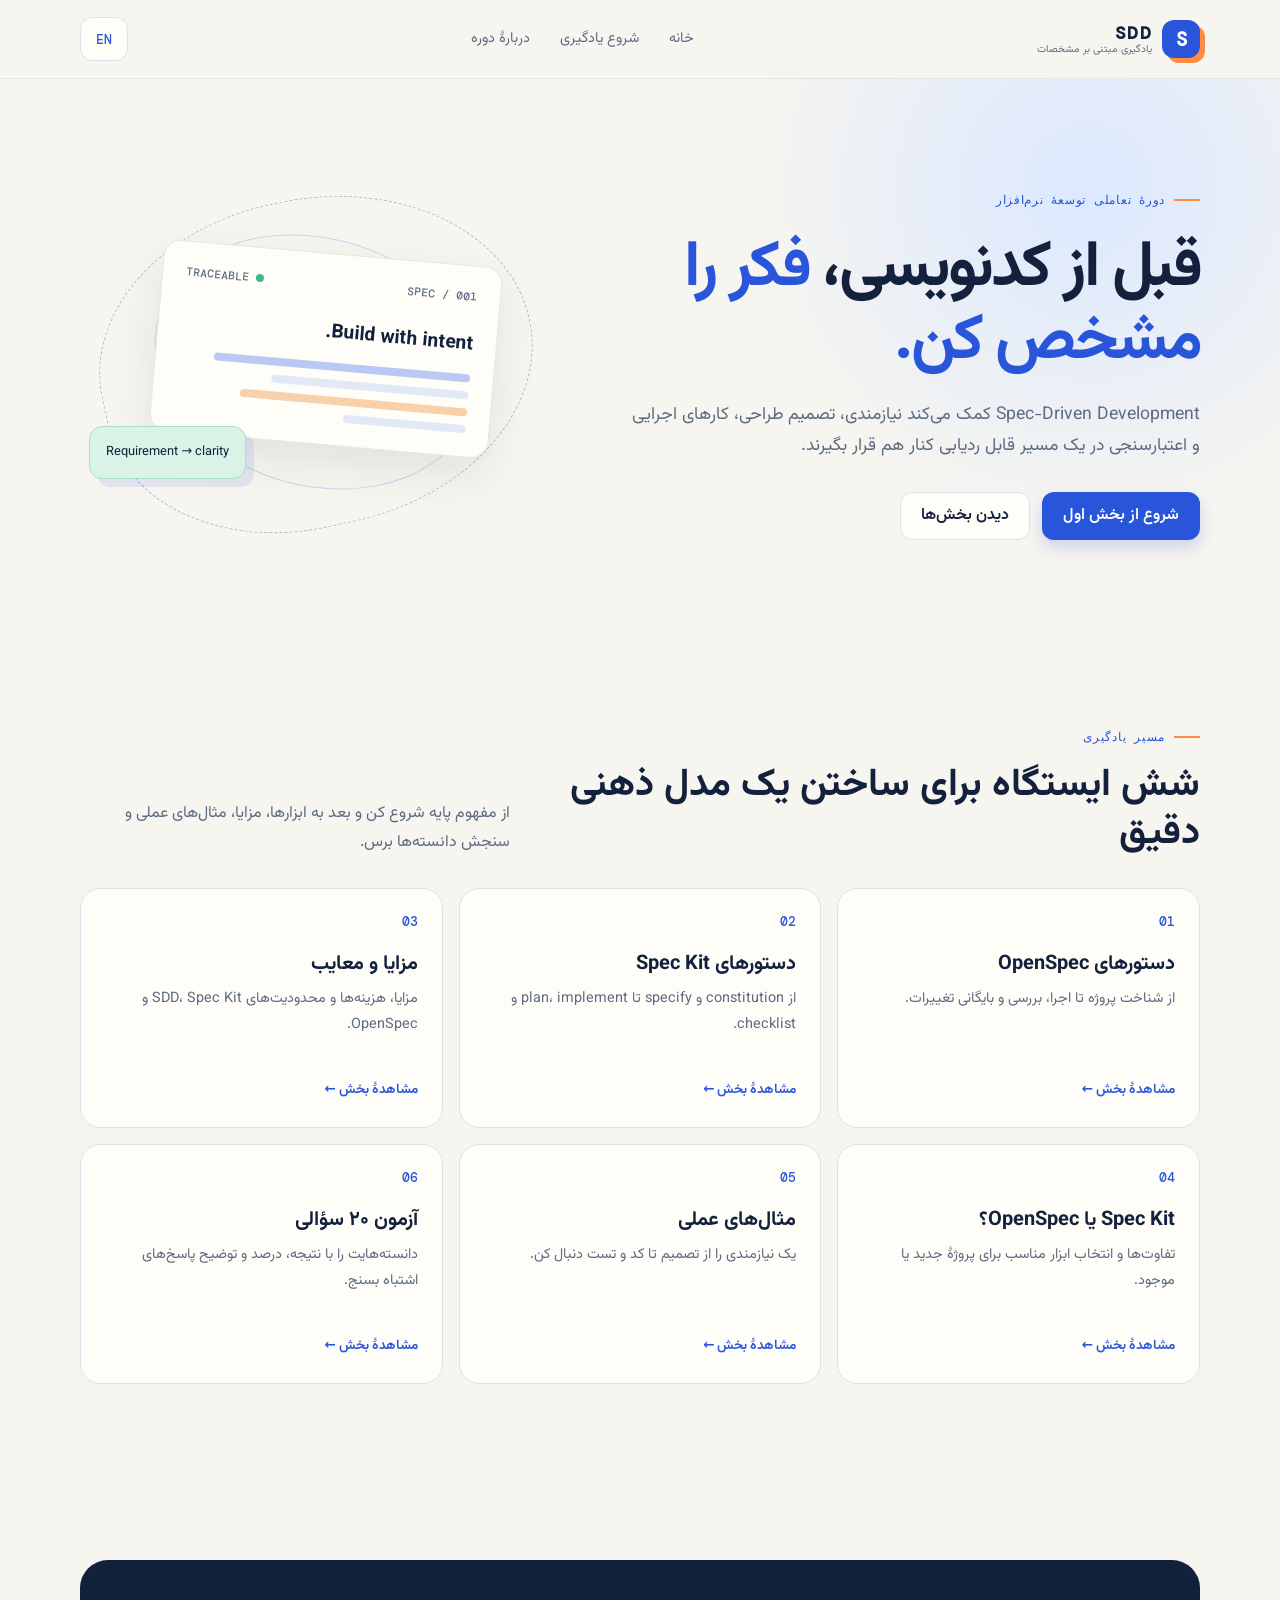
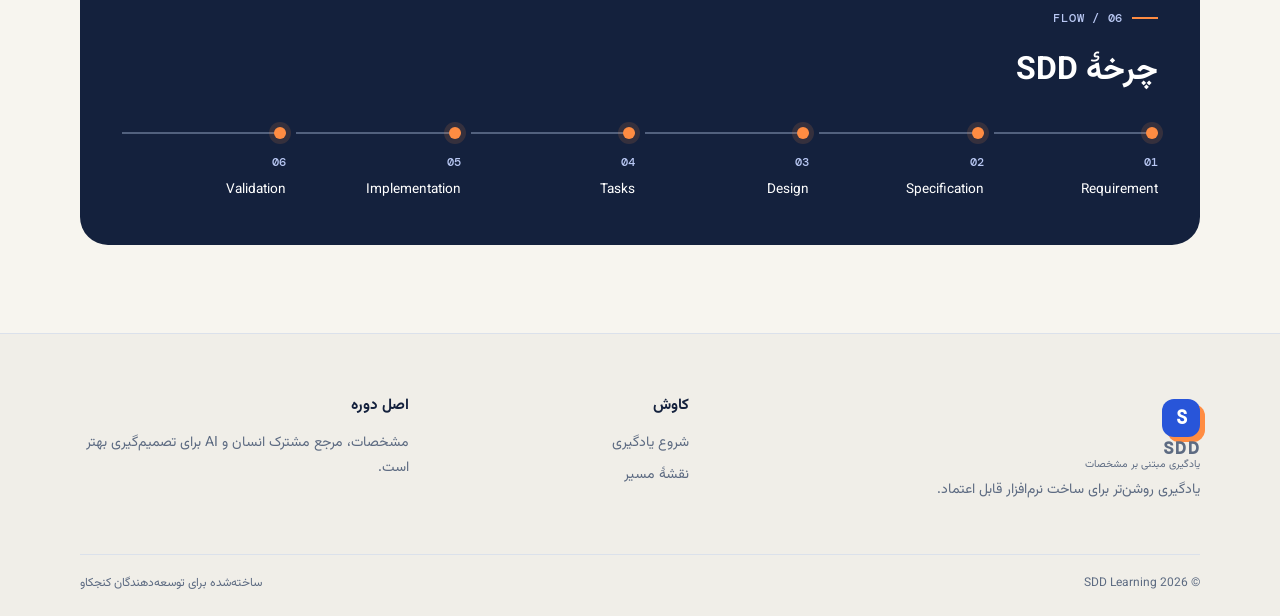
<file: index.html>
<!doctype html>
<html lang="fa" dir="rtl">
<head><meta charset="utf-8"><meta name="viewport" content="width=device-width, initial-scale=1"><meta name="description" content="دورهٔ تعاملی Spec-Driven Development"><title>SDD Learning</title><link rel="stylesheet" href="styles/style.css"></head>
<body><div data-header></div><main>
<section class="hero"><div class="container hero-grid"><div class="hero-copy"><span class="eyebrow" data-i18n="homeEyebrow">دورهٔ تعاملی توسعهٔ نرم‌افزار</span><h1 data-i18n="homeTitle">قبل از کدنویسی، <em>فکر را مشخص کن.</em></h1><p class="lead" data-i18n="homeLead">Spec-Driven Development کمک می‌کند نیازمندی، تصمیم طراحی، کارهای اجرایی و اعتبارسنجی در یک مسیر قابل ردیابی کنار هم قرار بگیرند.</p><div class="actions"><a class="button button-primary" href="pages/sdd-introduction.html" data-i18n="start">شروع از بخش اول</a><a class="button button-secondary" href="#modules" data-i18n="roadmapCta">دیدن بخش‌ها</a></div></div><div class="hero-art" aria-hidden="true"><div class="orbit"></div><div class="spec-card"><header><span>SPEC / 001</span><span><i class="dot"></i> TRACEABLE</span></header><h3>Build with intent.</h3><div class="code-lines"><span></span><span></span><span></span><span></span></div></div><div class="float-note">Requirement → clarity</div></div></div></section>
<section class="section" id="modules"><div class="container"><div class="section-head"><div><span class="eyebrow" data-i18n="modulesEyebrow">مسیر یادگیری</span><h2 data-i18n="modulesTitle">شش ایستگاه برای ساختن یک مدل ذهنی دقیق</h2></div><p data-i18n="modulesLead">از مفهوم پایه شروع کن و بعد به ابزارها، مزایا، مثال‌های عملی و سنجش دانسته‌ها برس.</p></div><div class="cards" data-modules>
<a class="card" href="pages/sdd-introduction.html"><span class="card-num">01</span><h3>دستورهای OpenSpec</h3><p>از شناخت پروژه تا اجرا، بررسی و بایگانی تغییرات.</p><span class="card-link">مشاهدهٔ بخش ←</span></a>
<a class="card" href="pages/sdd-types.html"><span class="card-num">02</span><h3>دستورهای Spec Kit</h3><p>از constitution و specify تا plan، implement و checklist.</p><span class="card-link">مشاهدهٔ بخش ←</span></a>
<a class="card" href="pages/sdd-benefits.html"><span class="card-num">03</span><h3>مزایا و معایب</h3><p>مزایا، هزینه‌ها و محدودیت‌های SDD، Spec Kit و OpenSpec.</p><span class="card-link">مشاهدهٔ بخش ←</span></a>
<a class="card" href="pages/sdd-vs-markdown.html"><span class="card-num">04</span><h3>Spec Kit یا OpenSpec؟</h3><p>تفاوت‌ها و انتخاب ابزار مناسب برای پروژهٔ جدید یا موجود.</p><span class="card-link">مشاهدهٔ بخش ←</span></a>
<a class="card" href="pages/practical-examples.html"><span class="card-num">05</span><h3>مثال‌های عملی</h3><p>یک نیازمندی را از تصمیم تا کد و تست دنبال کن.</p><span class="card-link">مشاهدهٔ بخش ←</span></a>
<a class="card" href="pages/quiz.html"><span class="card-num">06</span><h3>آزمون ۲۰ سؤالی</h3><p>دانسته‌هایت را با نتیجه، درصد و توضیح پاسخ‌های اشتباه بسنج.</p><span class="card-link">شروع آزمون ←</span></a>
</div></div></section><section class="section" id="roadmap"><div class="container"><div class="roadmap"><span class="eyebrow">FLOW / 06</span><h2 data-i18n="roadmapTitle">چرخهٔ SDD</h2><div class="steps" data-cycle></div></div></div></section></main><div data-footer></div><script src="js/main.js"></script></body></html>
</file>
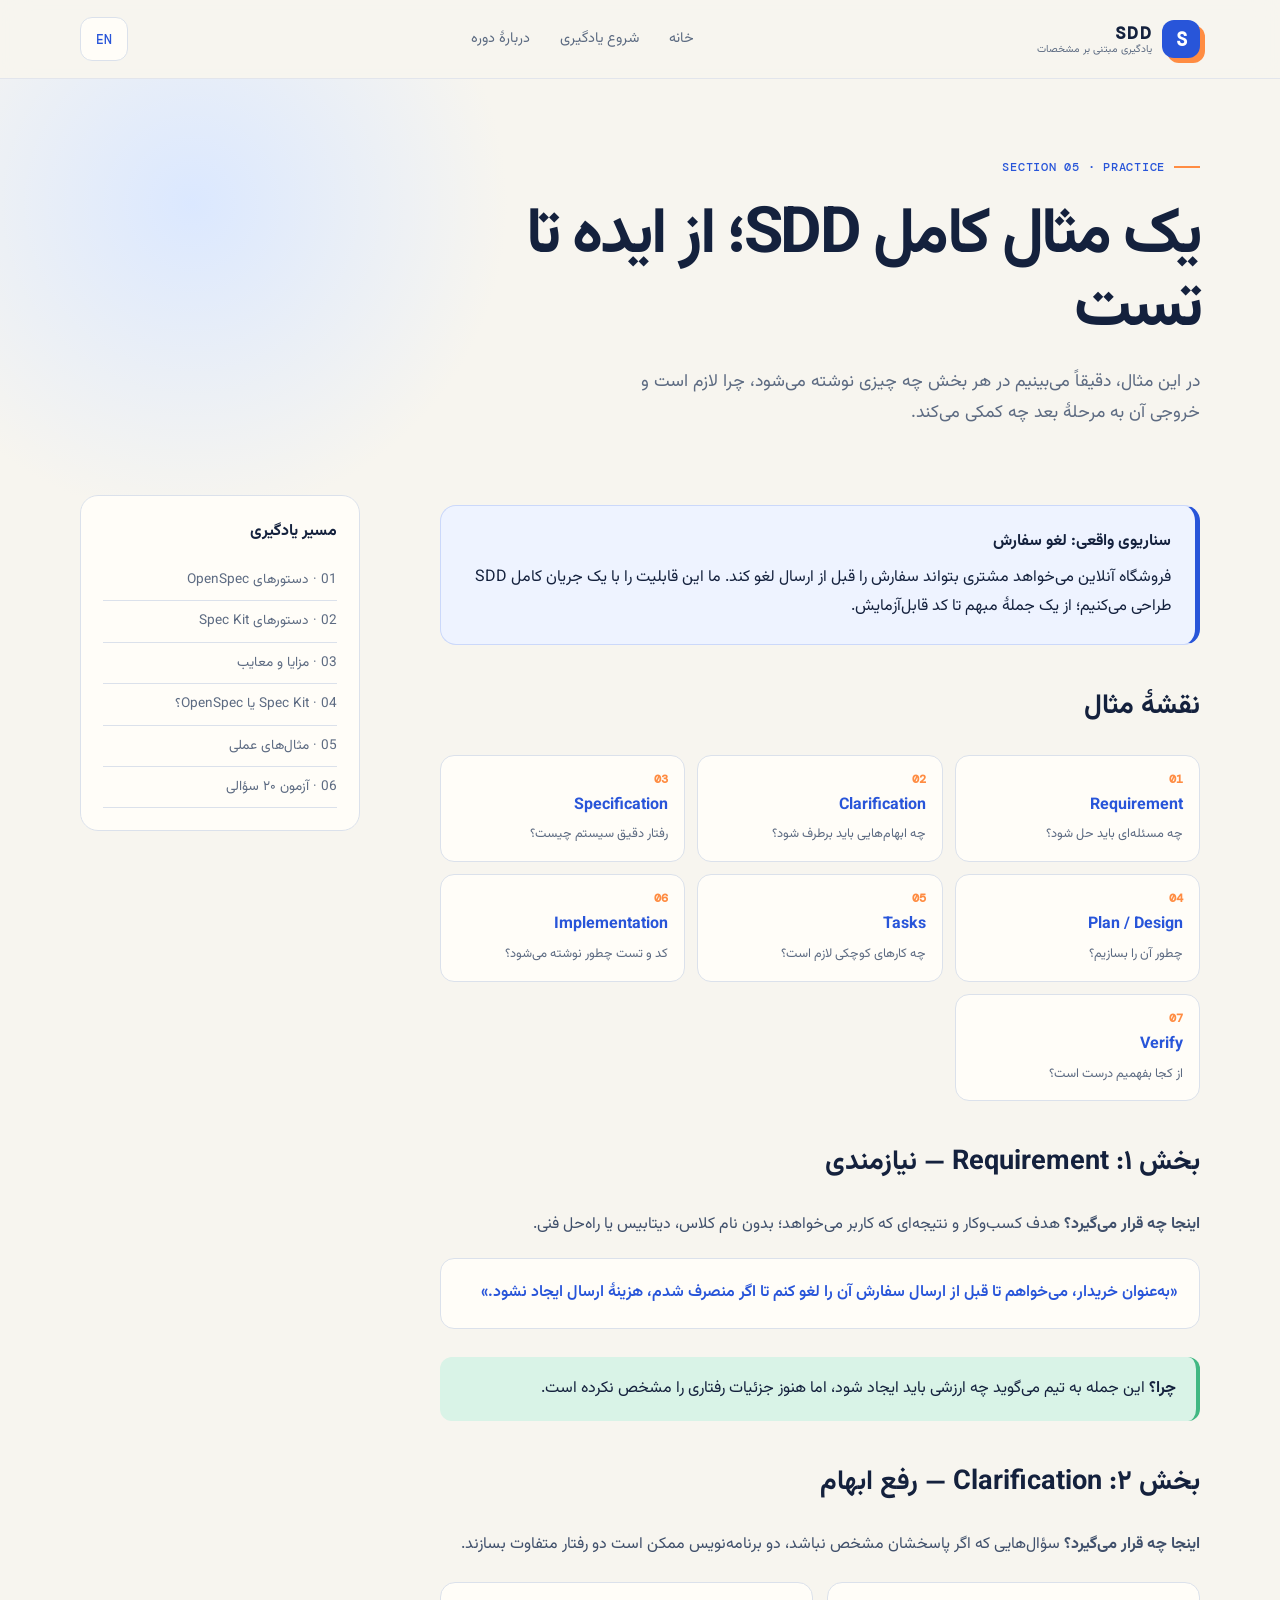
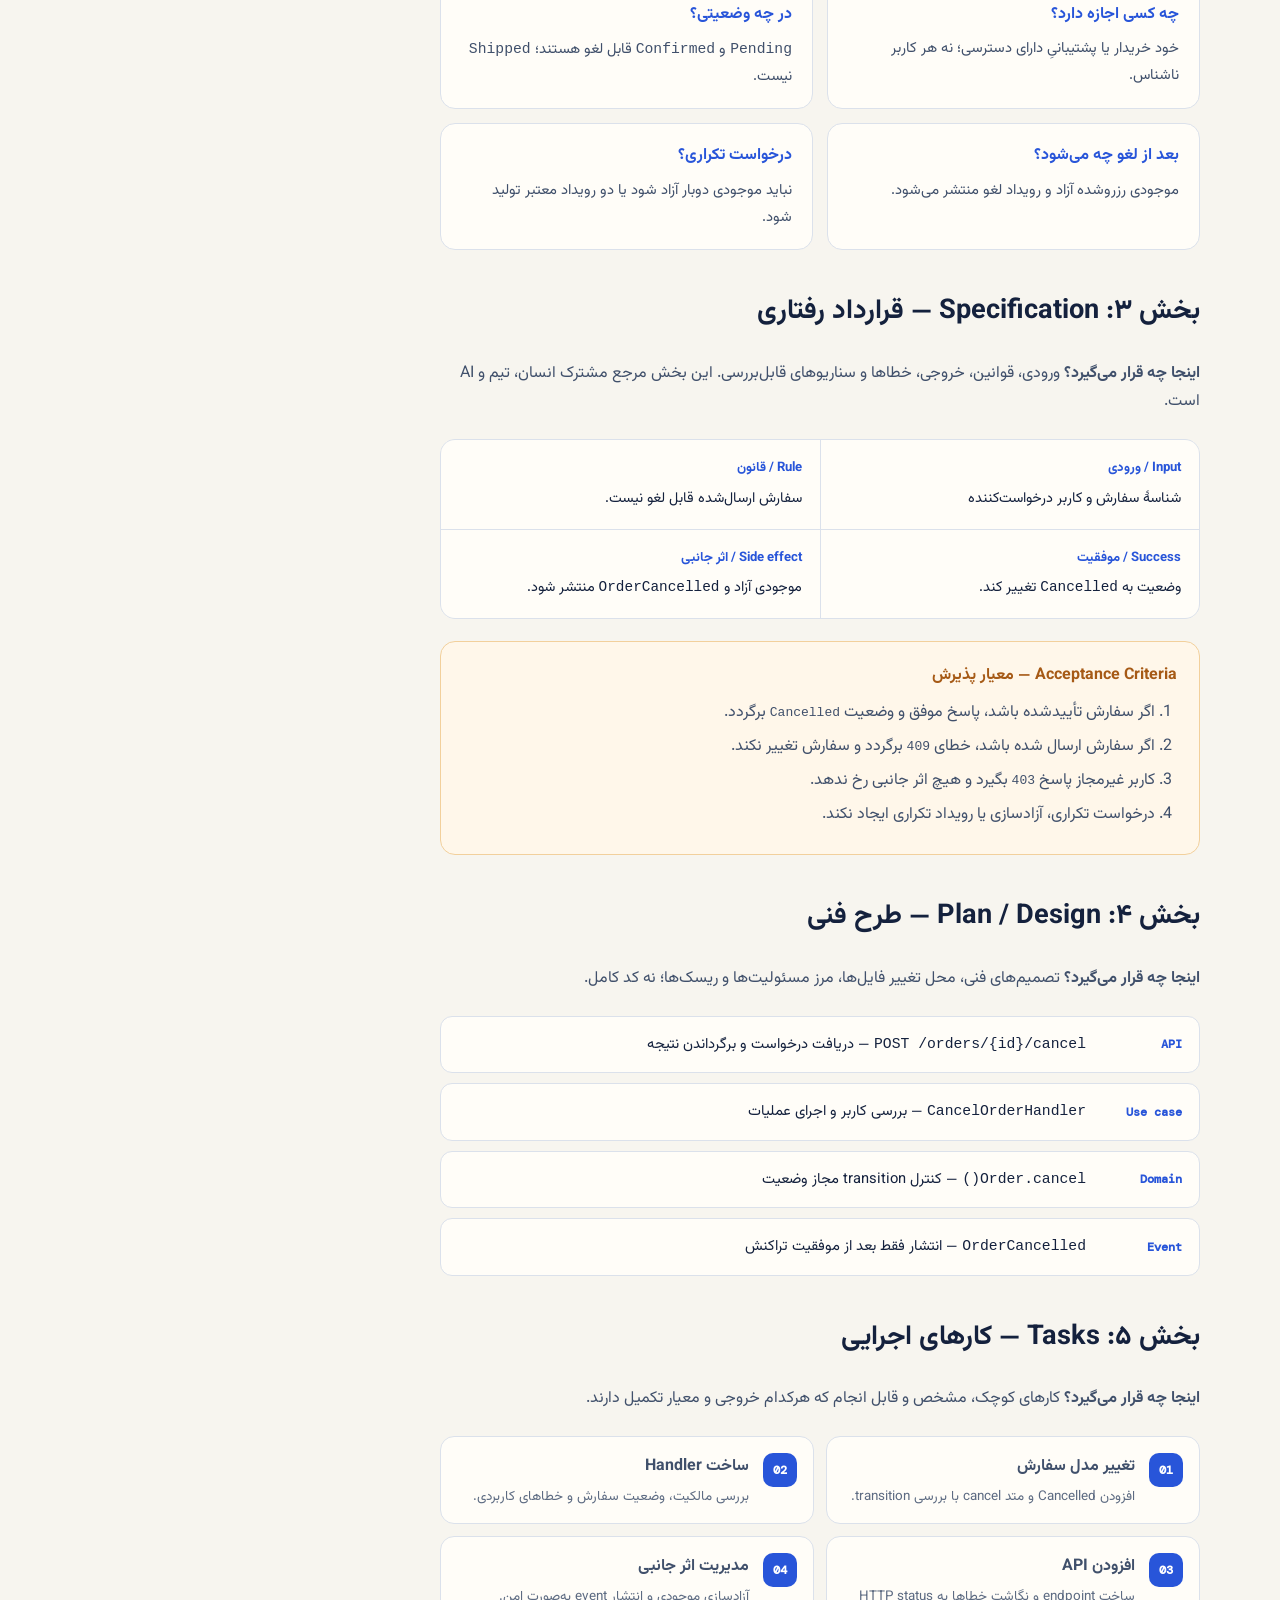
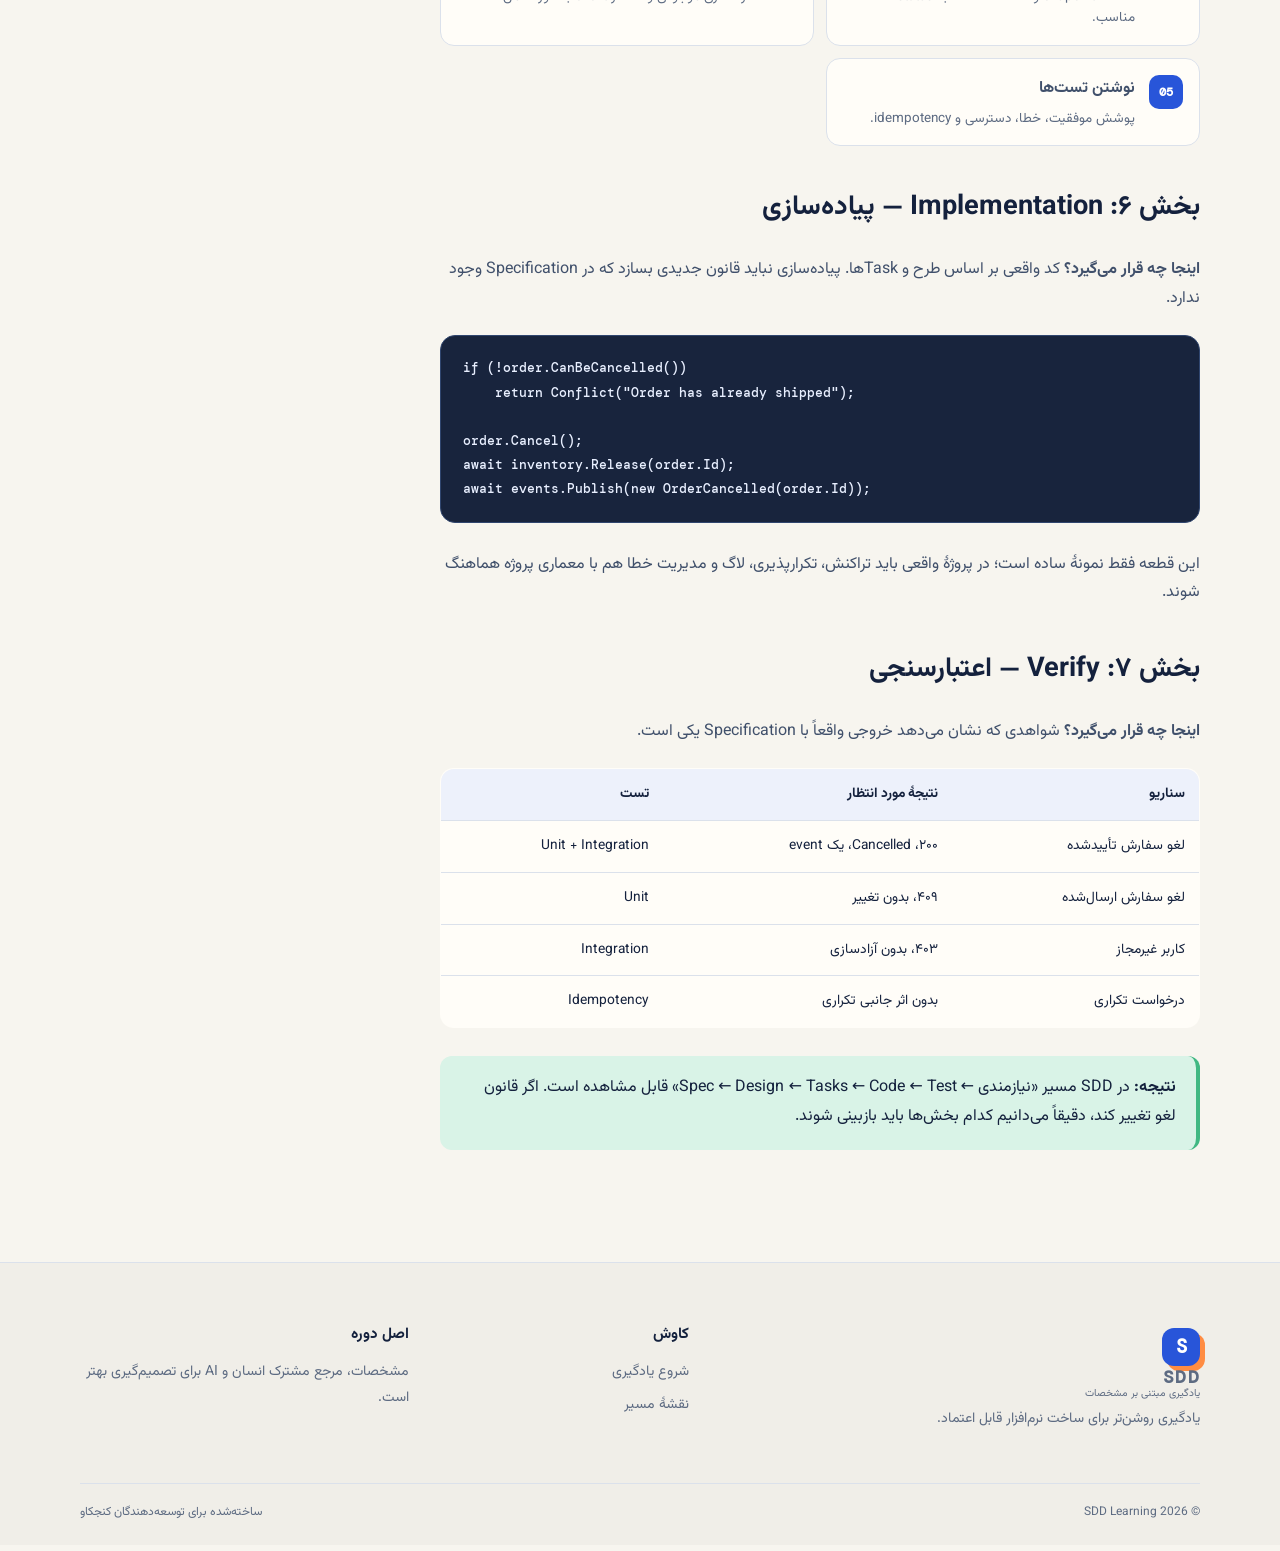
<file: pages/practical-examples.html>
<!doctype html>
<html lang="fa" dir="rtl">
<head>
  <meta charset="utf-8">
  <meta name="viewport" content="width=device-width, initial-scale=1">
  <meta name="description" content="مثال کامل Spec-Driven Development از نیازمندی تا تست">
  <title>مثال‌های عملی SDD</title>
  <link rel="stylesheet" href="../styles/style.css">
</head>
<body data-page="practical-examples">
  <div data-header></div>
  <main>
    <section class="page-hero"><div class="container">
      <span class="eyebrow">SECTION 05 · PRACTICE</span>
      <h1 data-page-title>یک مثال کامل SDD؛ از ایده تا تست</h1>
      <p class="lead" data-page-lead>در این مثال، دقیقاً می‌بینیم در هر بخش چه چیزی نوشته می‌شود، چرا لازم است و خروجی آن به مرحلهٔ بعد چه کمکی می‌کند.</p>
    </div></section>
    <section class="container content-layout">
      <article class="article" data-page-content>
        <div class="plain-callout"><strong>سناریوی واقعی: لغو سفارش</strong><p>فروشگاه آنلاین می‌خواهد مشتری بتواند سفارش را قبل از ارسال لغو کند. ما این قابلیت را با یک جریان کامل SDD طراحی می‌کنیم؛ از یک جملهٔ مبهم تا کد قابل‌آزمایش.</p></div>
        <h2>نقشهٔ مثال</h2>
        <div class="artifact-grid">
          <div class="artifact-card"><span>01</span><b>Requirement</b><small>چه مسئله‌ای باید حل شود؟</small></div>
          <div class="artifact-card"><span>02</span><b>Clarification</b><small>چه ابهام‌هایی باید برطرف شود؟</small></div>
          <div class="artifact-card"><span>03</span><b>Specification</b><small>رفتار دقیق سیستم چیست؟</small></div>
          <div class="artifact-card"><span>04</span><b>Plan / Design</b><small>چطور آن را بسازیم؟</small></div>
          <div class="artifact-card"><span>05</span><b>Tasks</b><small>چه کارهای کوچکی لازم است؟</small></div>
          <div class="artifact-card"><span>06</span><b>Implementation</b><small>کد و تست چطور نوشته می‌شود؟</small></div>
          <div class="artifact-card"><span>07</span><b>Verify</b><small>از کجا بفهمیم درست است؟</small></div>
        </div>
        <h2>بخش ۱: Requirement — نیازمندی</h2>
        <p><b>اینجا چه قرار می‌گیرد؟</b> هدف کسب‌وکار و نتیجه‌ای که کاربر می‌خواهد؛ بدون نام کلاس، دیتابیس یا راه‌حل فنی.</p>
        <div class="example-quote">«به‌عنوان خریدار، می‌خواهم تا قبل از ارسال سفارش آن را لغو کنم تا اگر منصرف شدم، هزینهٔ ارسال ایجاد نشود.»</div>
        <p class="note"><b>چرا؟</b> این جمله به تیم می‌گوید چه ارزشی باید ایجاد شود، اما هنوز جزئیات رفتاری را مشخص نکرده است.</p>
        <h2>بخش ۲: Clarification — رفع ابهام</h2>
        <p><b>اینجا چه قرار می‌گیرد؟</b> سؤال‌هایی که اگر پاسخشان مشخص نباشد، دو برنامه‌نویس ممکن است دو رفتار متفاوت بسازند.</p>
        <div class="example-grid">
          <div class="example-step"><b>چه کسی اجازه دارد؟</b><p>خود خریدار یا پشتیبانیِ دارای دسترسی؛ نه هر کاربر ناشناس.</p></div>
          <div class="example-step"><b>در چه وضعیتی؟</b><p><code>Pending</code> و <code>Confirmed</code> قابل لغو هستند؛ <code>Shipped</code> نیست.</p></div>
          <div class="example-step"><b>بعد از لغو چه می‌شود؟</b><p>موجودی رزروشده آزاد و رویداد لغو منتشر می‌شود.</p></div>
          <div class="example-step"><b>درخواست تکراری؟</b><p>نباید موجودی دوبار آزاد شود یا دو رویداد معتبر تولید شود.</p></div>
        </div>
        <h2>بخش ۳: Specification — قرارداد رفتاری</h2>
        <p><b>اینجا چه قرار می‌گیرد؟</b> ورودی، قوانین، خروجی، خطاها و سناریوهای قابل‌بررسی. این بخش مرجع مشترک انسان، تیم و AI است.</p>
        <div class="spec-block"><div><strong>Input / ورودی</strong><span>شناسهٔ سفارش و کاربر درخواست‌کننده</span></div><div><strong>Rule / قانون</strong><span>سفارش ارسال‌شده قابل لغو نیست.</span></div><div><strong>Success / موفقیت</strong><span>وضعیت به <code>Cancelled</code> تغییر کند.</span></div><div><strong>Side effect / اثر جانبی</strong><span>موجودی آزاد و <code>OrderCancelled</code> منتشر شود.</span></div></div>
        <div class="acceptance"><h3>Acceptance Criteria — معیار پذیرش</h3><ol><li>اگر سفارش تأییدشده باشد، پاسخ موفق و وضعیت <code>Cancelled</code> برگردد.</li><li>اگر سفارش ارسال شده باشد، خطای <code>409</code> برگردد و سفارش تغییر نکند.</li><li>کاربر غیرمجاز پاسخ <code>403</code> بگیرد و هیچ اثر جانبی رخ ندهد.</li><li>درخواست تکراری، آزادسازی یا رویداد تکراری ایجاد نکند.</li></ol></div>
        <h2>بخش ۴: Plan / Design — طرح فنی</h2>
        <p><b>اینجا چه قرار می‌گیرد؟</b> تصمیم‌های فنی، محل تغییر فایل‌ها، مرز مسئولیت‌ها و ریسک‌ها؛ نه کد کامل.</p>
        <div class="flow-list"><div><b>API</b><span><code>POST /orders/{id}/cancel</code> — دریافت درخواست و برگرداندن نتیجه</span></div><div><b>Use case</b><span><code>CancelOrderHandler</code> — بررسی کاربر و اجرای عملیات</span></div><div><b>Domain</b><span><code>Order.cancel()</code> — کنترل transition مجاز وضعیت</span></div><div><b>Event</b><span><code>OrderCancelled</code> — انتشار فقط بعد از موفقیت تراکنش</span></div></div>
        <h2>بخش ۵: Tasks — کارهای اجرایی</h2>
        <p><b>اینجا چه قرار می‌گیرد؟</b> کارهای کوچک، مشخص و قابل انجام که هرکدام خروجی و معیار تکمیل دارند.</p>
        <div class="task-list"><div><span>01</span><p><b>تغییر مدل سفارش</b><small>افزودن Cancelled و متد cancel با بررسی transition.</small></p></div><div><span>02</span><p><b>ساخت Handler</b><small>بررسی مالکیت، وضعیت سفارش و خطاهای کاربردی.</small></p></div><div><span>03</span><p><b>افزودن API</b><small>ساخت endpoint و نگاشت خطاها به HTTP status مناسب.</small></p></div><div><span>04</span><p><b>مدیریت اثر جانبی</b><small>آزادسازی موجودی و انتشار event به‌صورت امن.</small></p></div><div><span>05</span><p><b>نوشتن تست‌ها</b><small>پوشش موفقیت، خطا، دسترسی و idempotency.</small></p></div></div>
        <h2>بخش ۶: Implementation — پیاده‌سازی</h2>
        <p><b>اینجا چه قرار می‌گیرد؟</b> کد واقعی بر اساس طرح و Taskها. پیاده‌سازی نباید قانون جدیدی بسازد که در Specification وجود ندارد.</p>
        <pre class="code-sample"><code>if (!order.CanBeCancelled())
    return Conflict("Order has already shipped");

order.Cancel();
await inventory.Release(order.Id);
await events.Publish(new OrderCancelled(order.Id));</code></pre>
        <p>این قطعه فقط نمونهٔ ساده است؛ در پروژهٔ واقعی باید تراکنش، تکرارپذیری، لاگ و مدیریت خطا هم با معماری پروژه هماهنگ شوند.</p>
        <h2>بخش ۷: Verify — اعتبارسنجی</h2>
        <p><b>اینجا چه قرار می‌گیرد؟</b> شواهدی که نشان می‌دهد خروجی واقعاً با Specification یکی است.</p>
        <table><thead><tr><th>سناریو</th><th>نتیجهٔ مورد انتظار</th><th>تست</th></tr></thead><tbody><tr><td>لغو سفارش تأییدشده</td><td>۲۰۰، Cancelled، یک event</td><td>Unit + Integration</td></tr><tr><td>لغو سفارش ارسال‌شده</td><td>۴۰۹، بدون تغییر</td><td>Unit</td></tr><tr><td>کاربر غیرمجاز</td><td>۴۰۳، بدون آزادسازی</td><td>Integration</td></tr><tr><td>درخواست تکراری</td><td>بدون اثر جانبی تکراری</td><td>Idempotency</td></tr></tbody></table>
        <div class="note"><b>نتیجه:</b> در SDD مسیر «نیازمندی ← Spec ← Design ← Tasks ← Code ← Test» قابل مشاهده است. اگر قانون لغو تغییر کند، دقیقاً می‌دانیم کدام بخش‌ها باید بازبینی شوند.</div>
      </article>
      <aside class="side-card"><h2>مسیر یادگیری</h2><a href="sdd-introduction.html">01 · دستورهای OpenSpec</a><a href="sdd-types.html">02 · دستورهای Spec Kit</a><a href="sdd-benefits.html">03 · مزایا و معایب</a><a href="sdd-vs-markdown.html">04 · Spec Kit یا OpenSpec؟</a><a href="practical-examples.html" aria-current="page">05 · مثال‌های عملی</a><a href="quiz.html">06 · آزمون ۲۰ سؤالی</a></aside>
    </section>
  </main>
  <div data-footer></div>
  <script src="../js/main.js"></script>
</body>
</html>
</file>
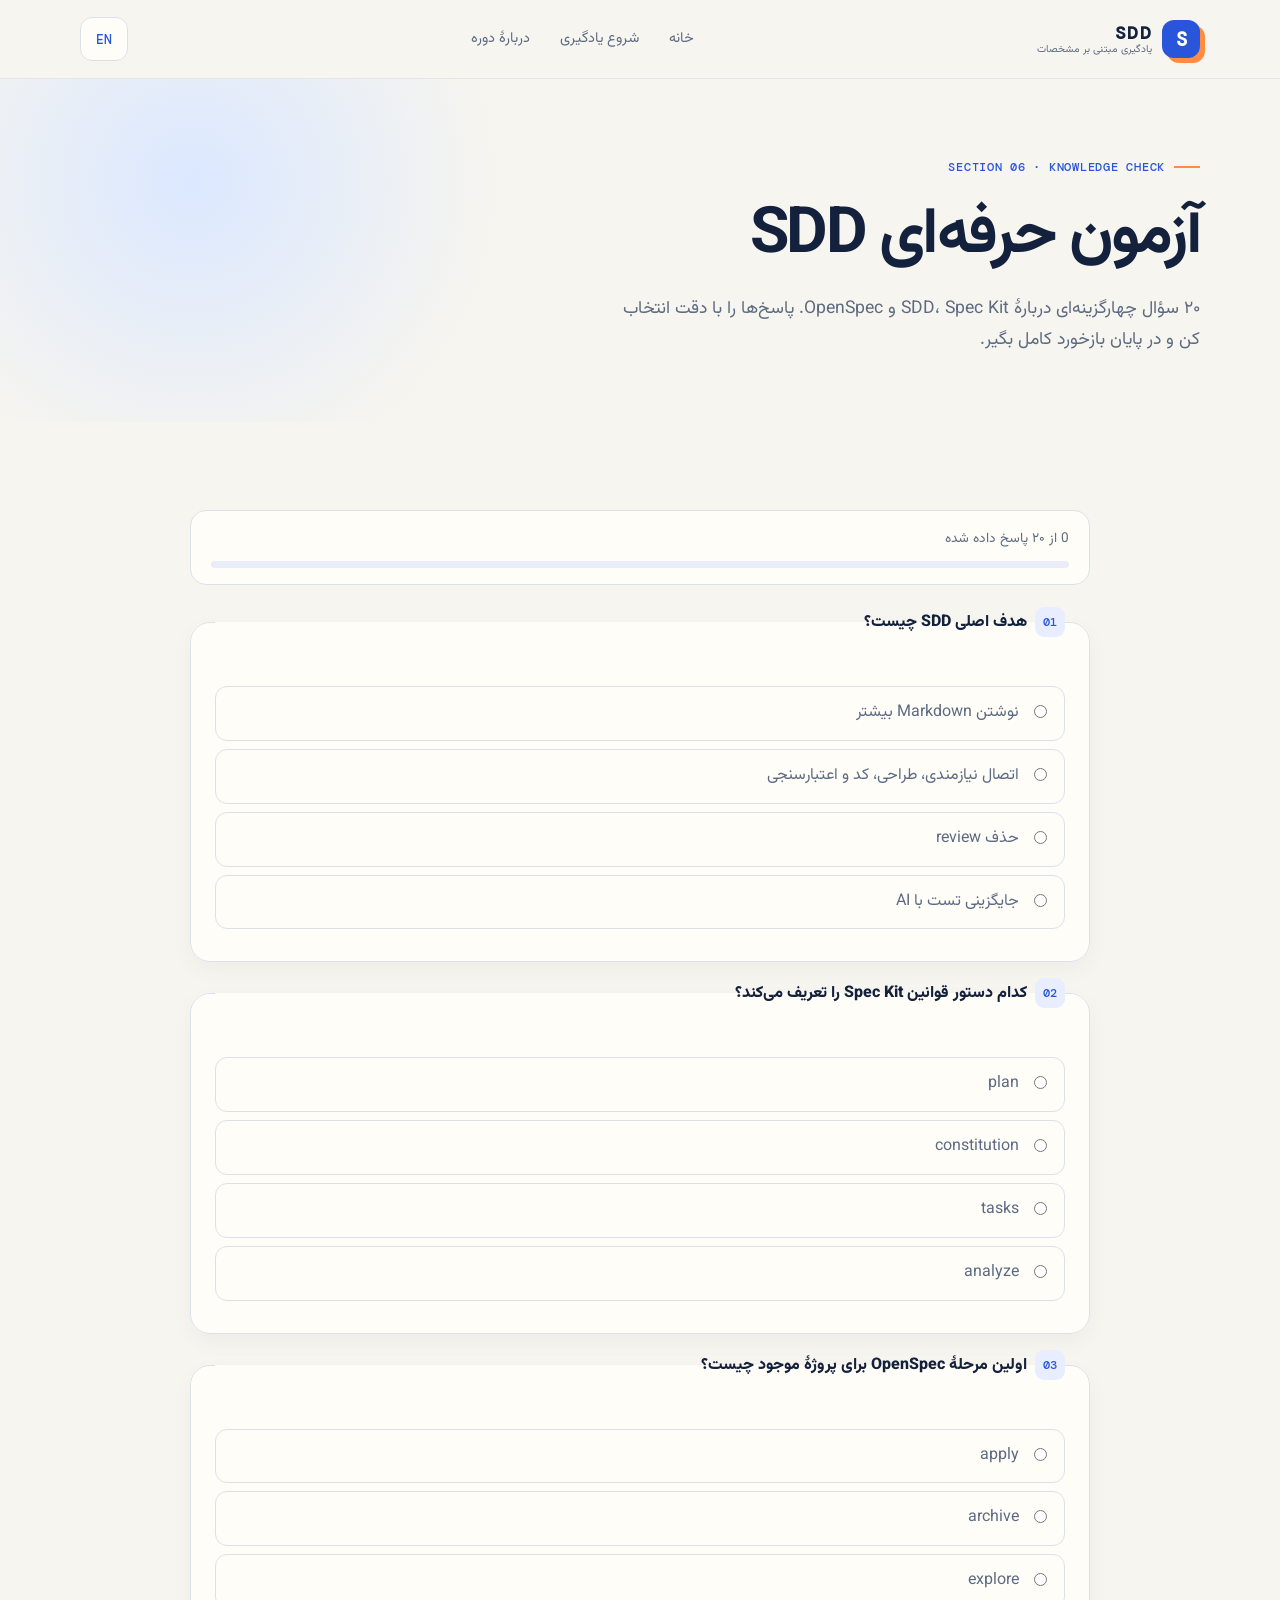
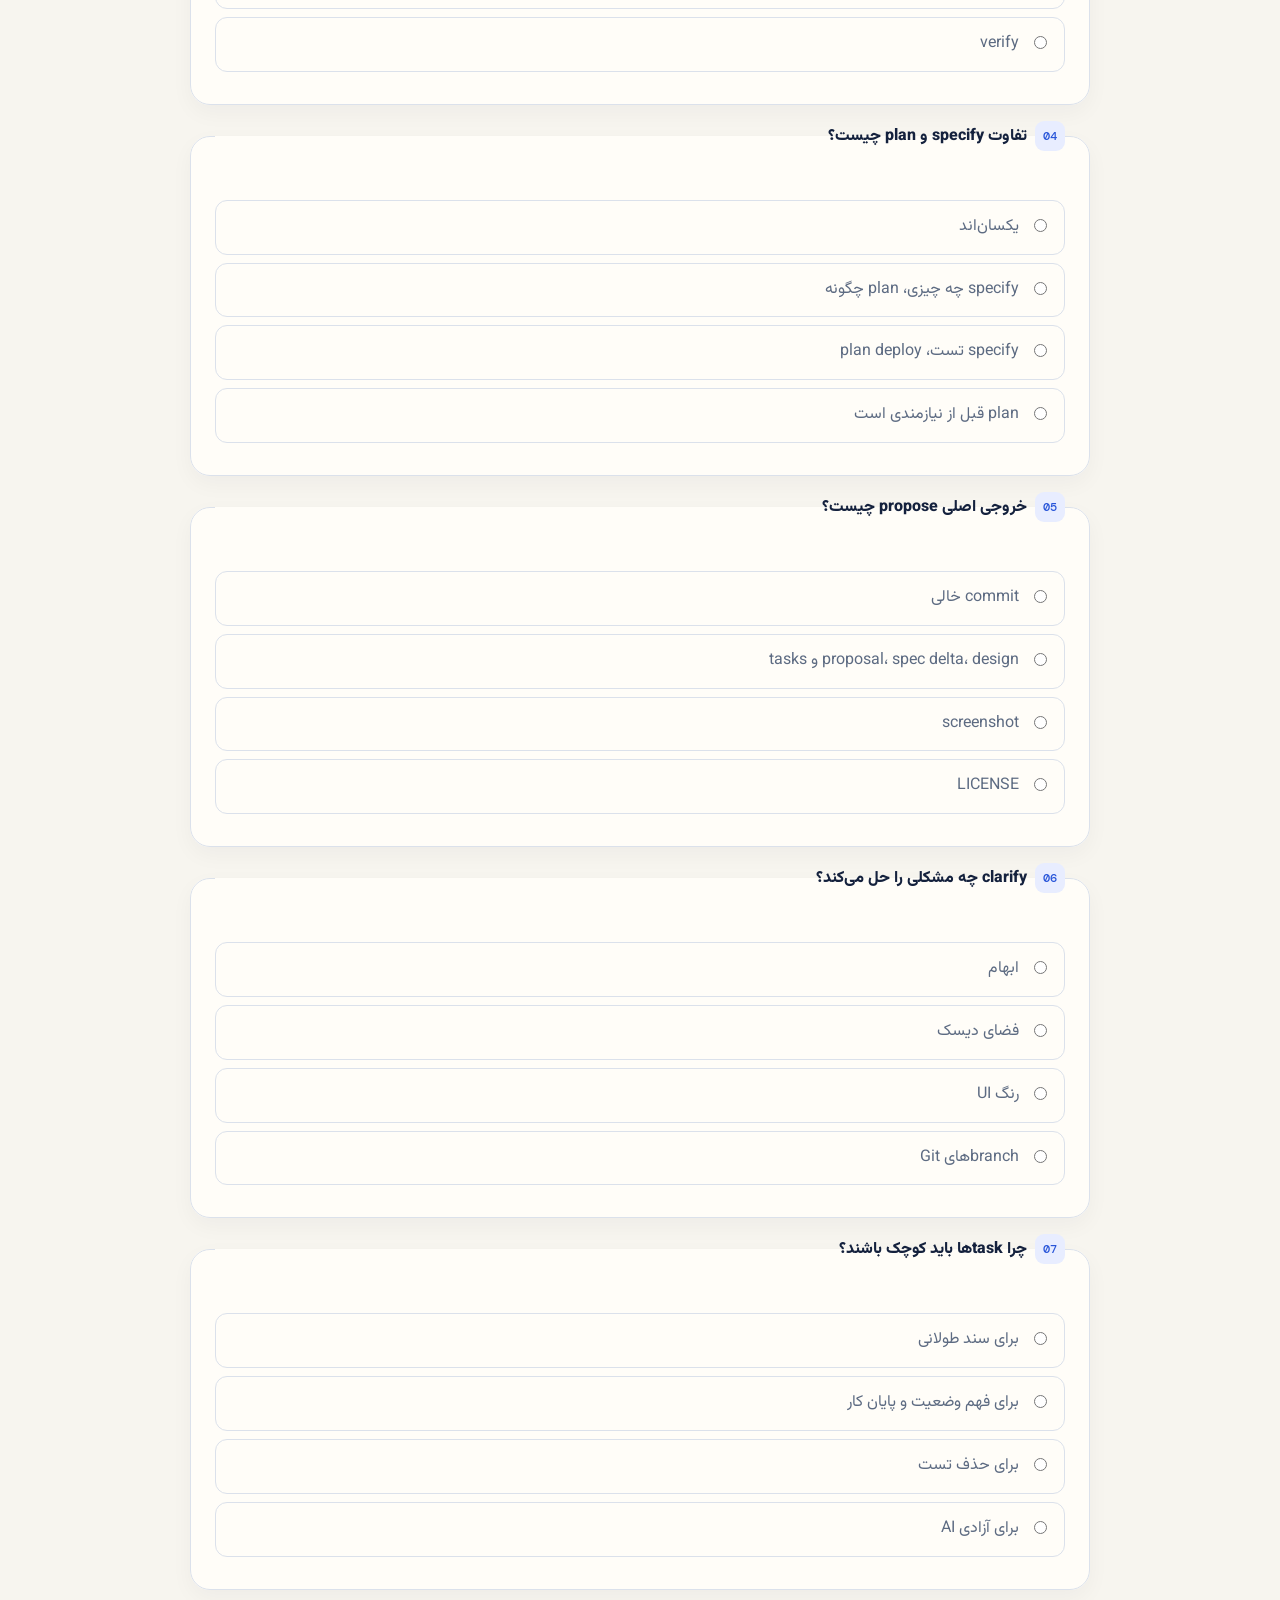
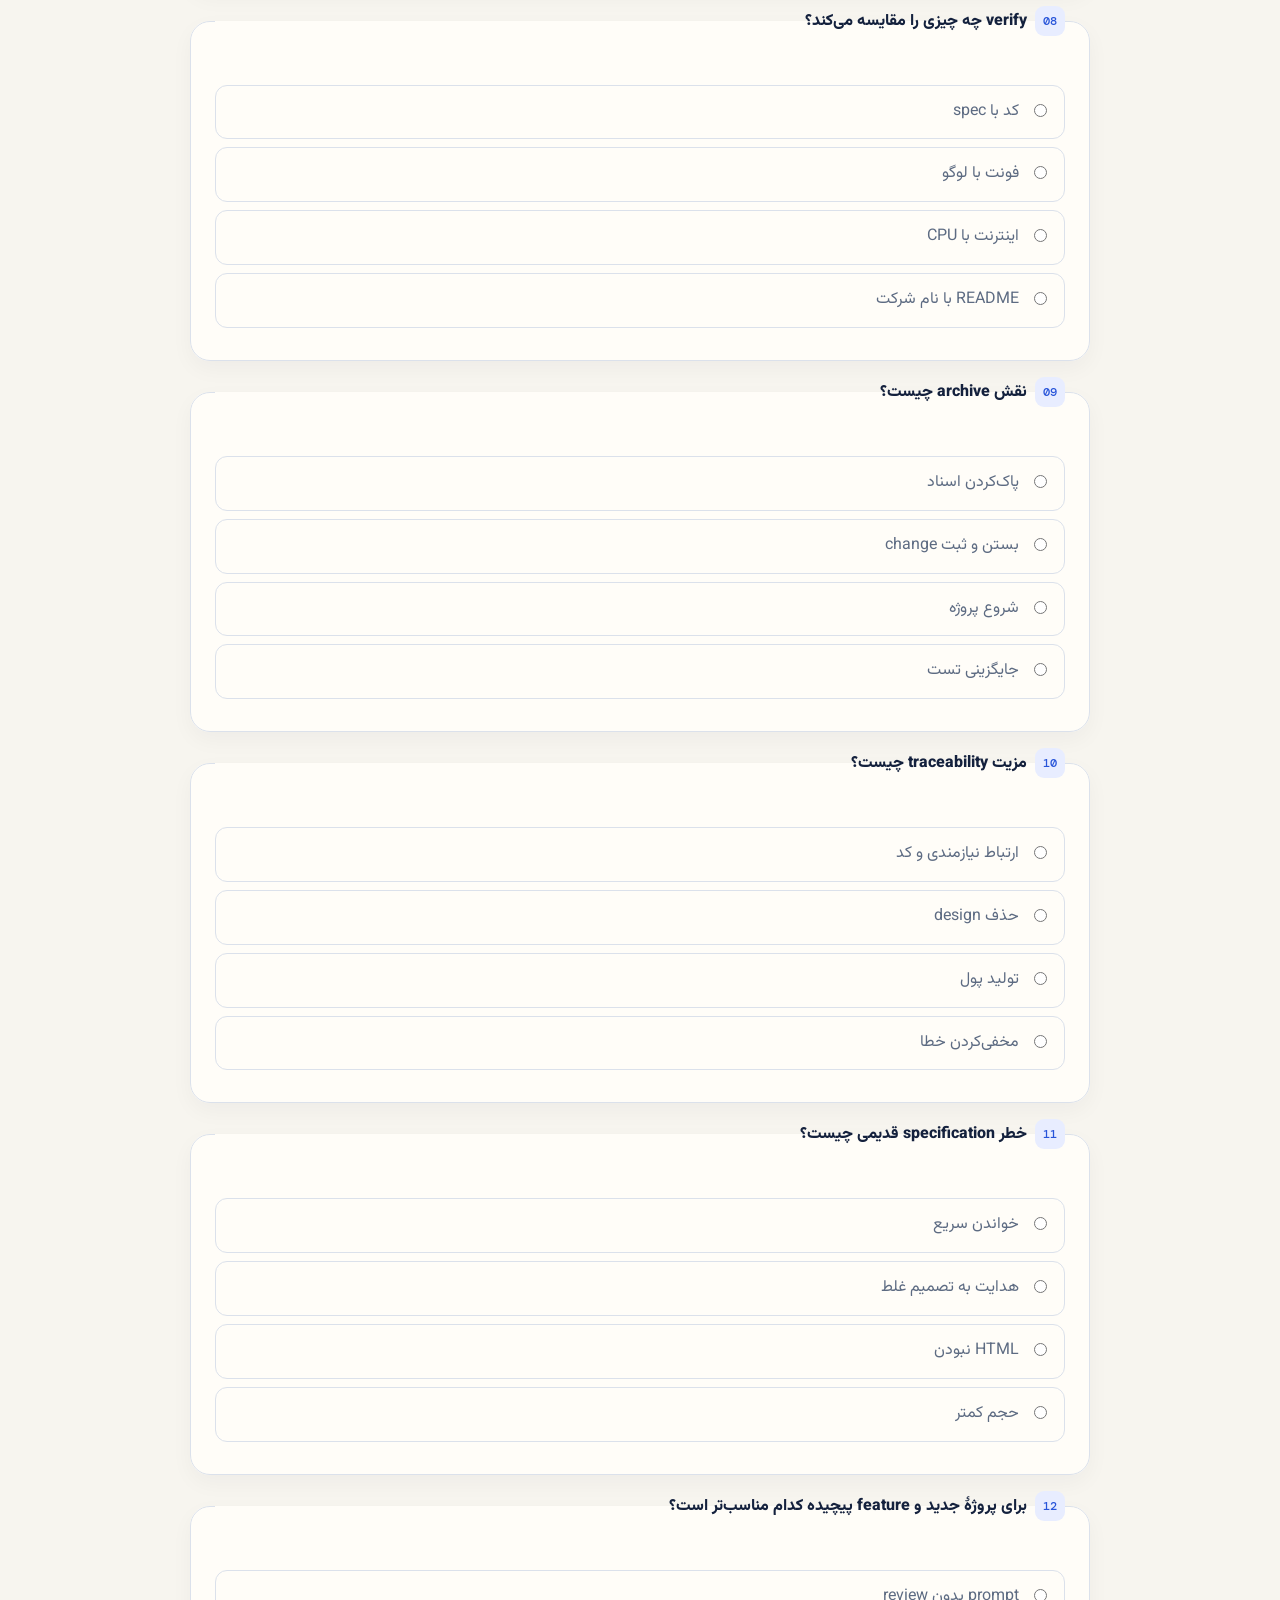
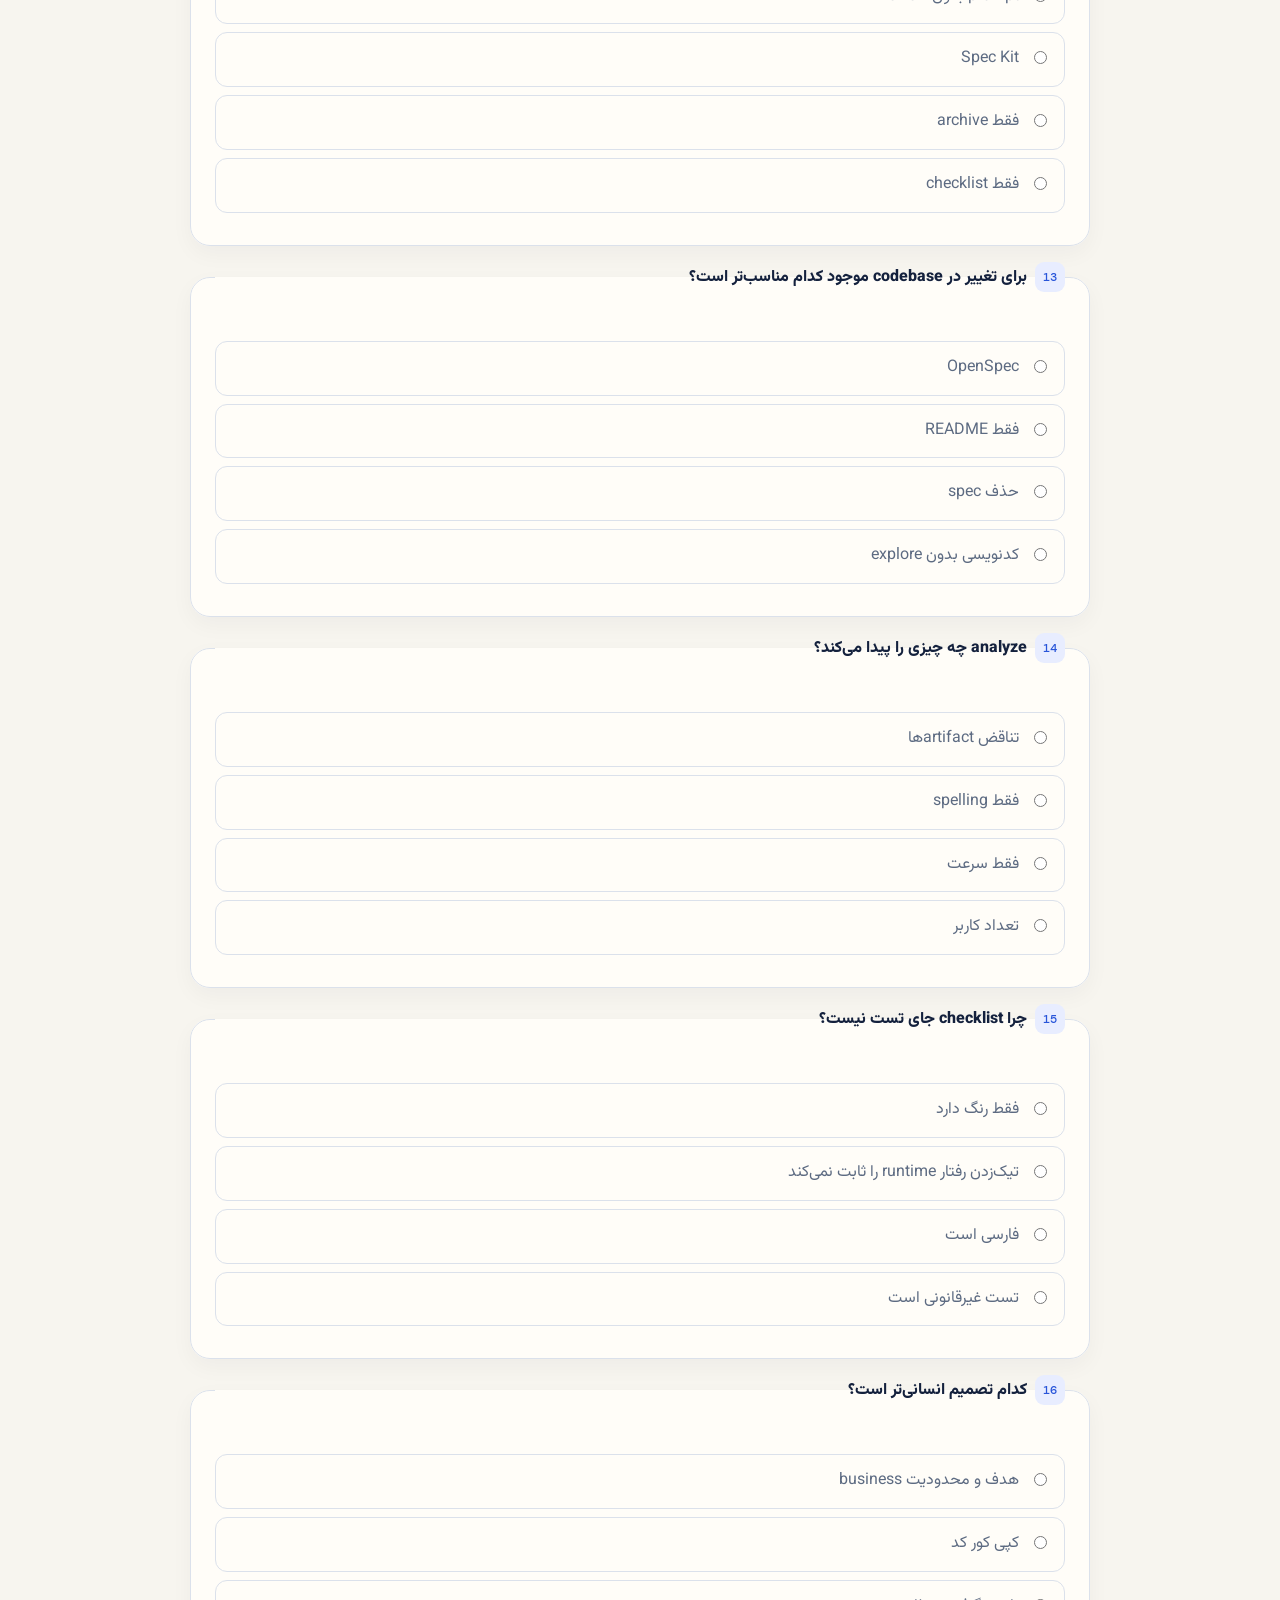
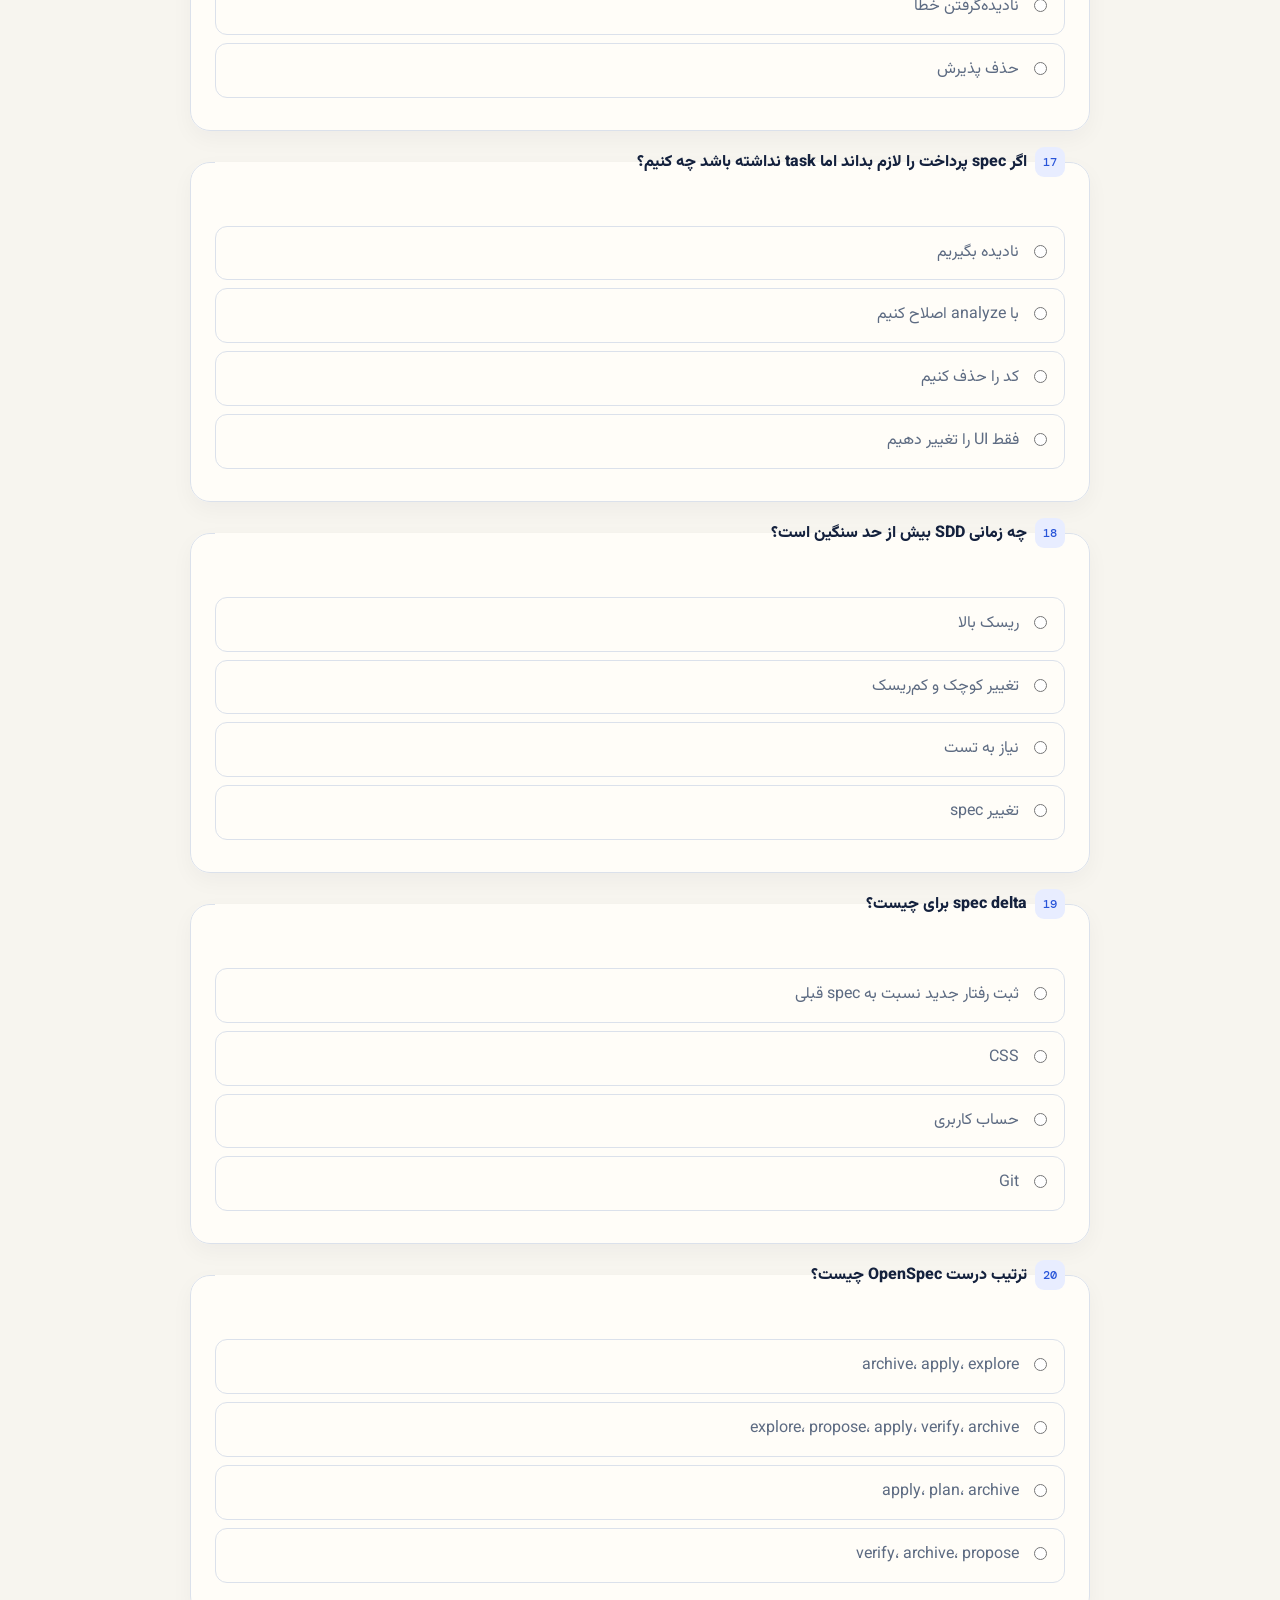
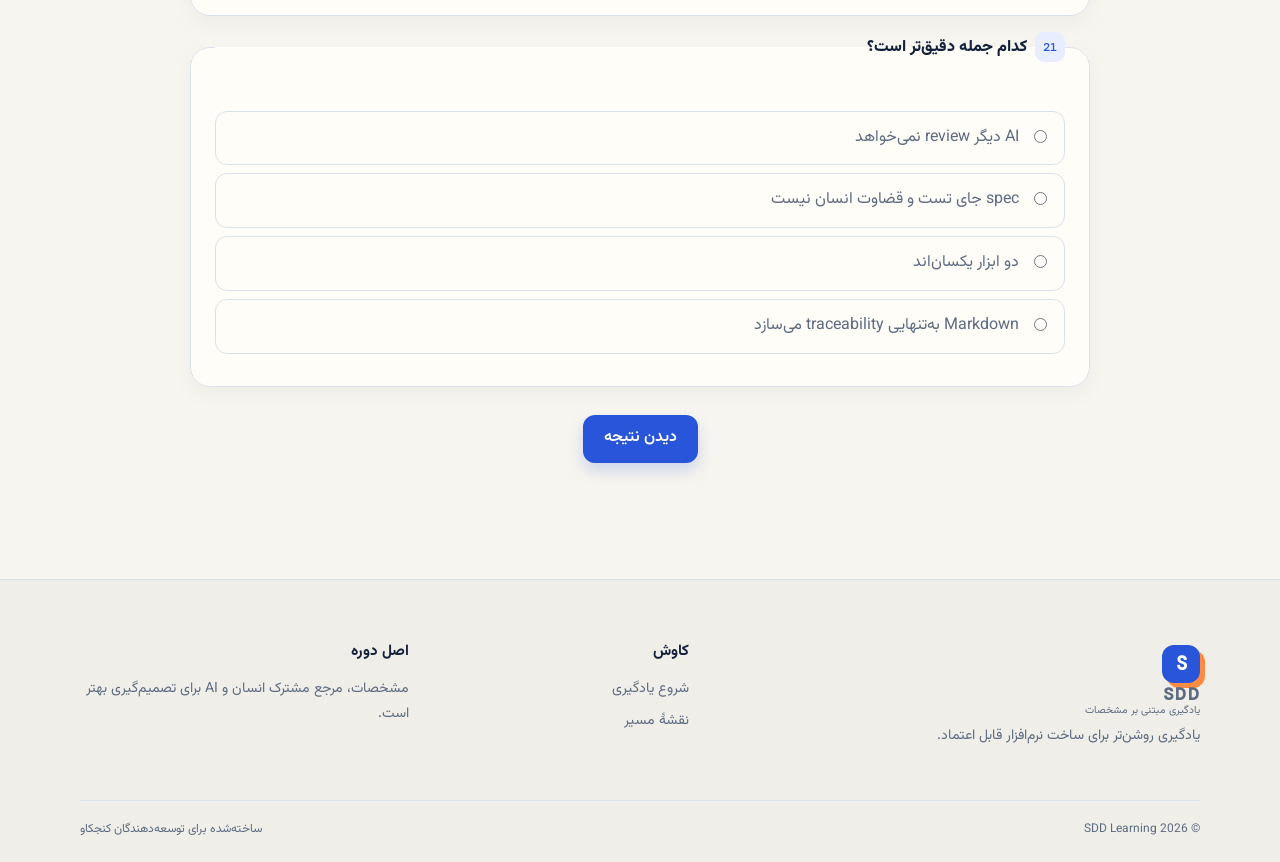
<file: pages/quiz.html>
<!doctype html><html lang="fa" dir="rtl"><head><meta charset="utf-8"><meta name="viewport" content="width=device-width, initial-scale=1"><title>آزمون SDD · SDD Learning</title><link rel="stylesheet" href="../styles/style.css"><link rel="stylesheet" href="../styles/quiz.css"></head><body data-page="quiz"><div data-header></div><main><section class="page-hero"><div class="container"><span class="eyebrow">SECTION 06 · KNOWLEDGE CHECK</span><h1 data-quiz-title>آزمون حرفه‌ای SDD</h1><p class="lead" data-quiz-lead>۲۰ سؤال چهارگزینه‌ای دربارهٔ SDD، Spec Kit و OpenSpec. پاسخ‌ها را با دقت انتخاب کن و در پایان بازخورد کامل بگیر.</p></div></section><section class="section"><div class="container quiz-container"><div class="quiz-toolbar"><span data-quiz-progress>۰ از ۲۰ پاسخ داده شده</span><div class="quiz-progress"><i data-quiz-progress-bar></i></div></div><form class="quiz-form" data-quiz-form></form><section class="quiz-result" data-quiz-result hidden></section></div></section></main><div data-footer></div><script src="../js/main.js"></script><script src="../js/quiz.js"></script></body></html>
</file>
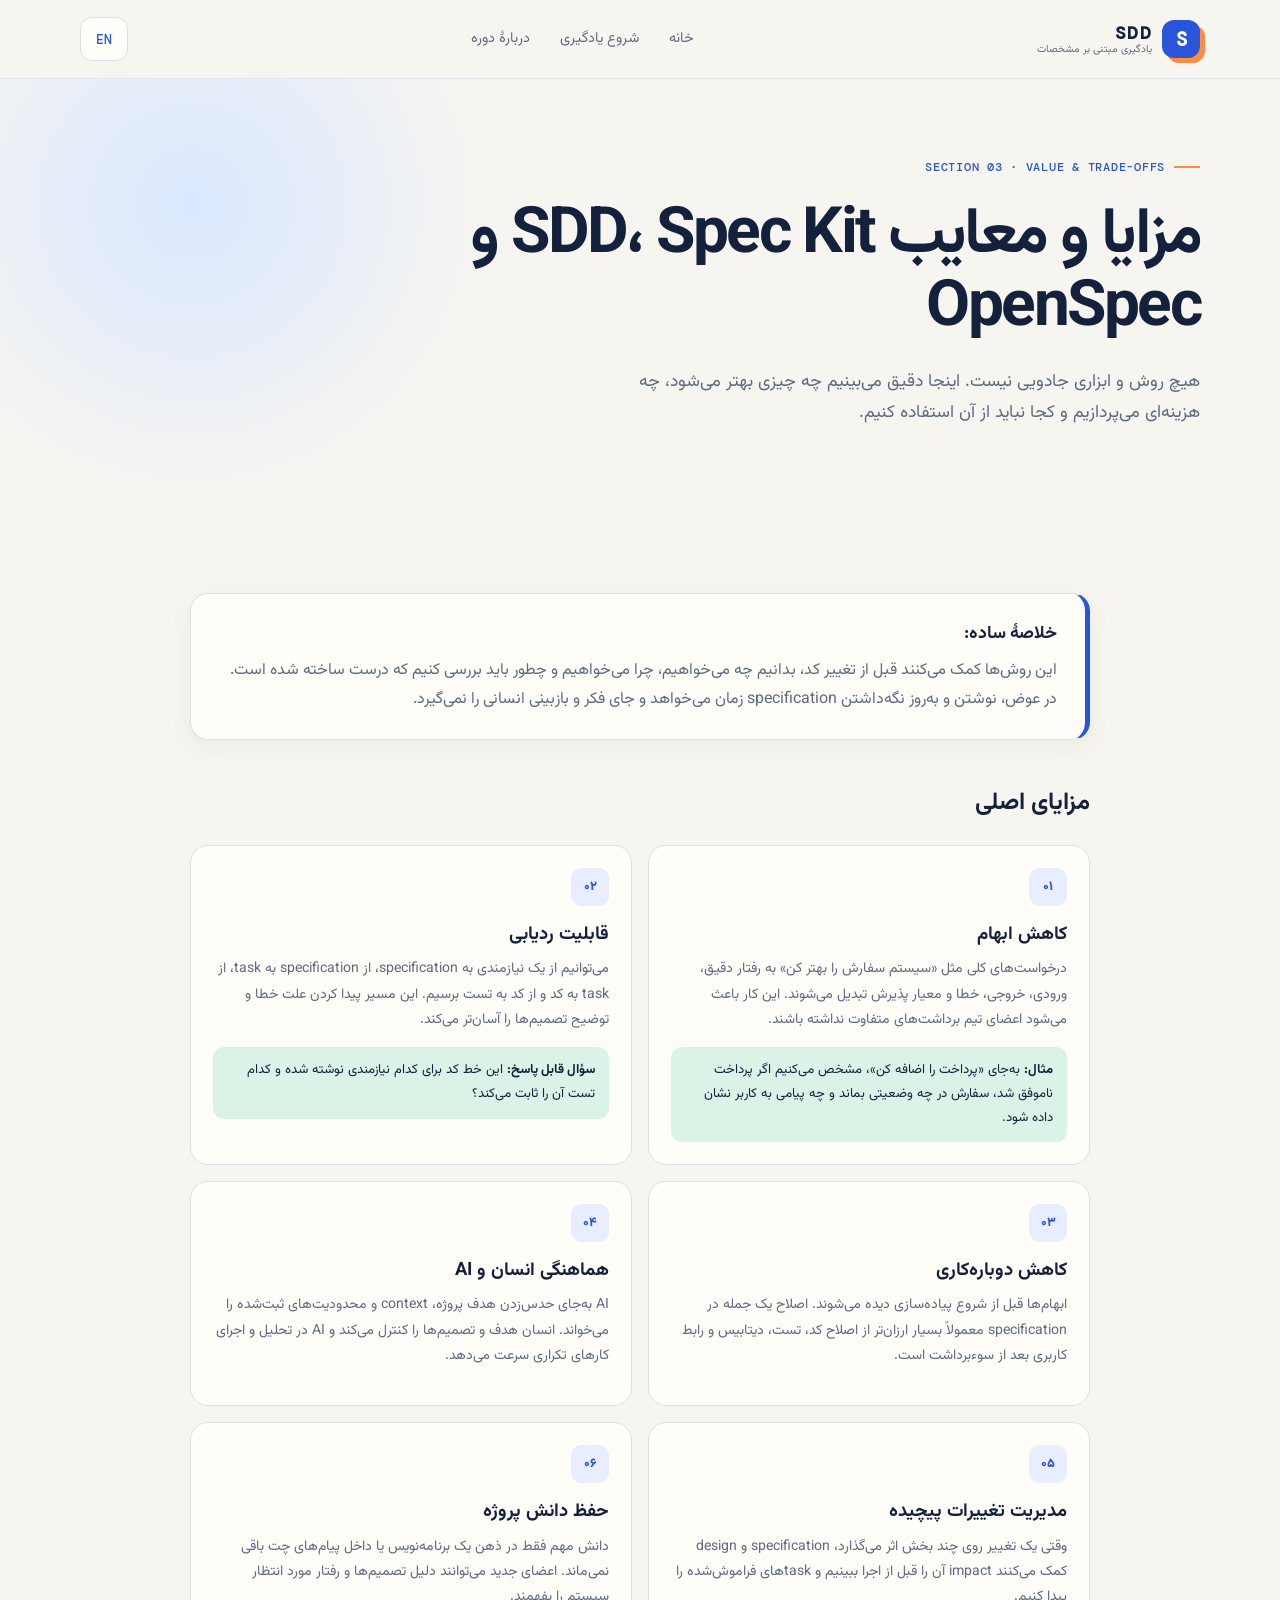
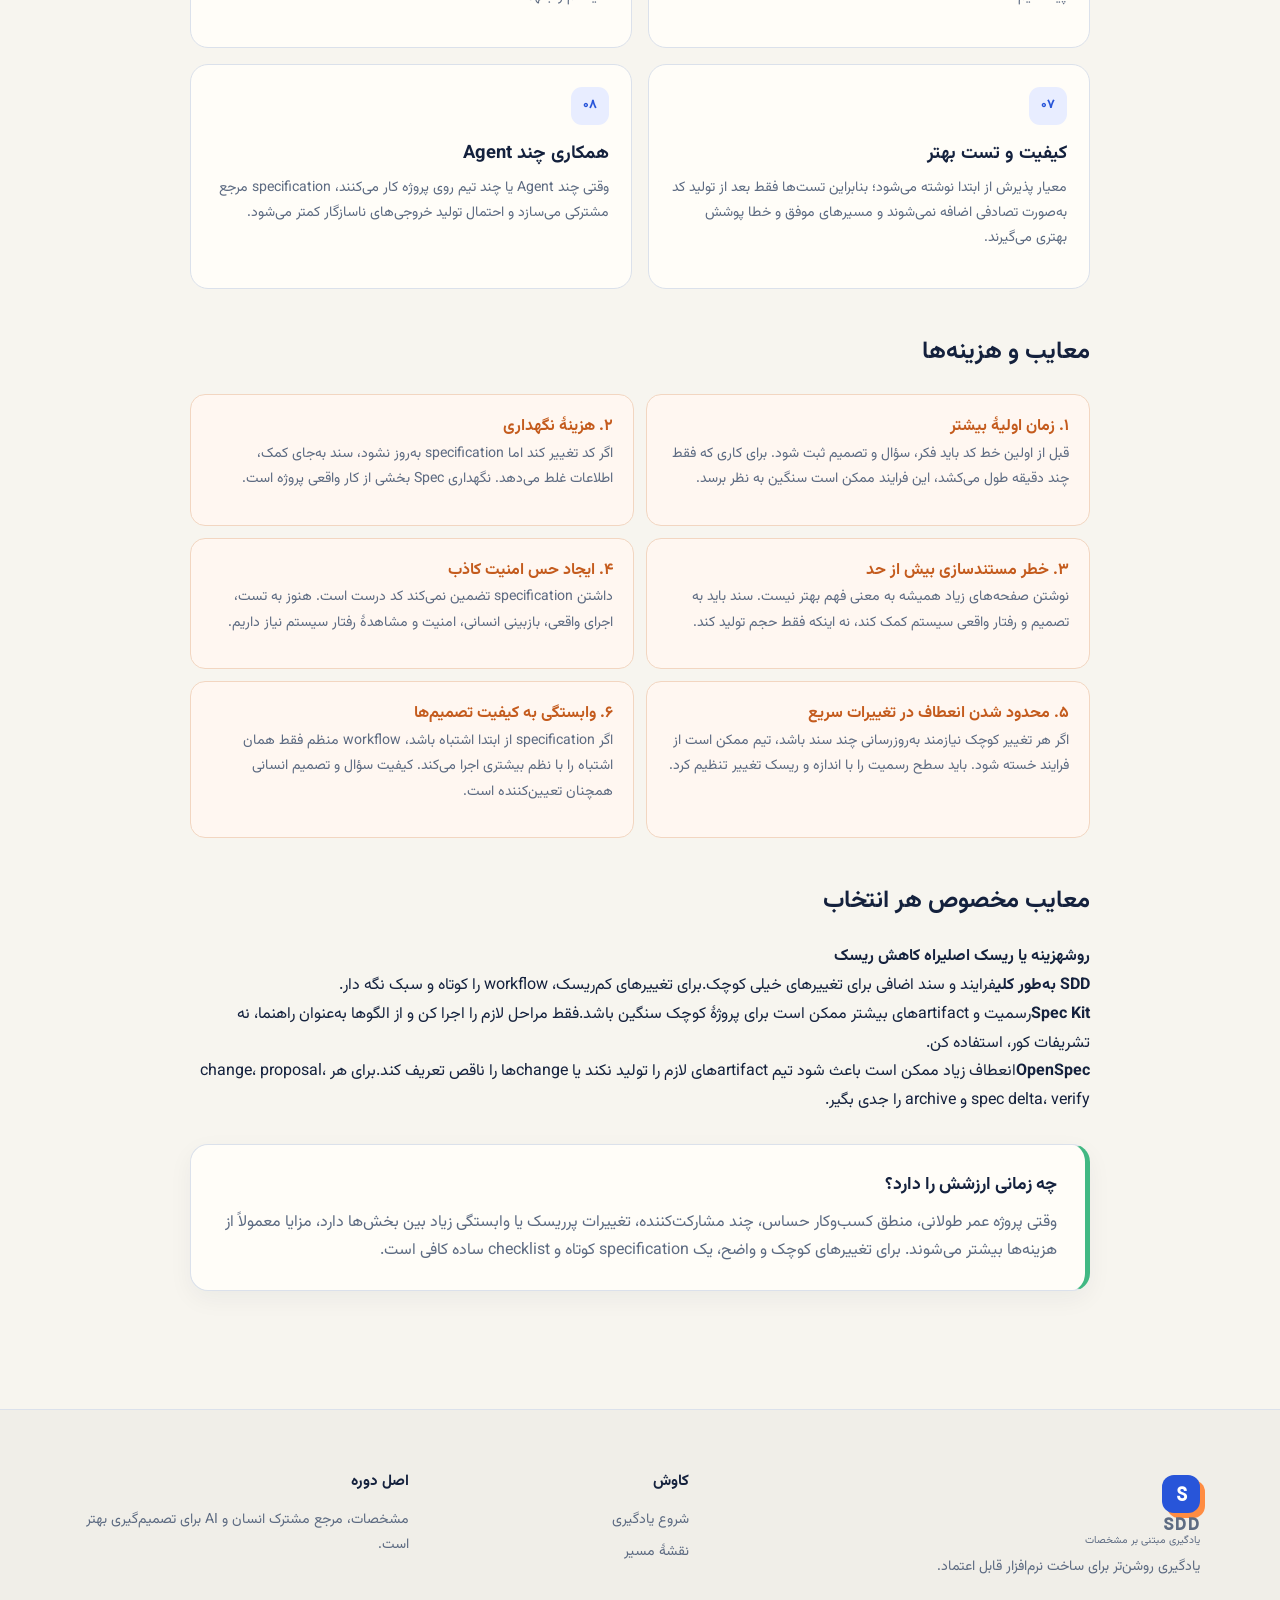
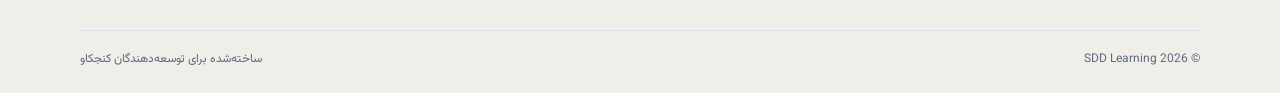
<file: pages/sdd-benefits.html>
<!doctype html><html lang="fa" dir="rtl"><head><meta charset="utf-8"><meta name="viewport" content="width=device-width, initial-scale=1"><title>مزایا و معایب SDD</title><link rel="stylesheet" href="../styles/style.css"><link rel="stylesheet" href="../styles/commands.css"></head><body data-page="sdd-benefits"><div data-header></div><main><section class="page-hero"><div class="container"><span class="eyebrow">SECTION 03 · VALUE & TRADE-OFFS</span><h1 data-page-title>مزایا و معایب SDD، Spec Kit و OpenSpec</h1><p class="lead" data-page-lead>هیچ روش و ابزاری جادویی نیست. اینجا دقیق می‌بینیم چه چیزی بهتر می‌شود، چه هزینه‌ای می‌پردازیم و کجا نباید از آن استفاده کنیم.</p></div></section><section class="section"><div class="container narrow-container"><div class="plain-callout"><strong>خلاصهٔ ساده:</strong><p>این روش‌ها کمک می‌کنند قبل از تغییر کد، بدانیم چه می‌خواهیم، چرا می‌خواهیم و چطور باید بررسی کنیم که درست ساخته شده است. در عوض، نوشتن و به‌روز نگه‌داشتن specification زمان می‌خواهد و جای فکر و بازبینی انسانی را نمی‌گیرد.</p></div><h2 class="section-title">مزایای اصلی</h2><div class="benefit-detail-grid"><article><span class="benefit-icon">۰۱</span><h3>کاهش ابهام</h3><p>درخواست‌های کلی مثل «سیستم سفارش را بهتر کن» به رفتار دقیق، ورودی، خروجی، خطا و معیار پذیرش تبدیل می‌شوند. این کار باعث می‌شود اعضای تیم برداشت‌های متفاوت نداشته باشند.</p><div class="benefit-example"><b>مثال:</b> به‌جای «پرداخت را اضافه کن»، مشخص می‌کنیم اگر پرداخت ناموفق شد، سفارش در چه وضعیتی بماند و چه پیامی به کاربر نشان داده شود.</div></article><article><span class="benefit-icon">۰۲</span><h3>قابلیت ردیابی</h3><p>می‌توانیم از یک نیازمندی به specification، از specification به task، از task به کد و از کد به تست برسیم. این مسیر پیدا کردن علت خطا و توضیح تصمیم‌ها را آسان‌تر می‌کند.</p><div class="benefit-example"><b>سؤال قابل پاسخ:</b> این خط کد برای کدام نیازمندی نوشته شده و کدام تست آن را ثابت می‌کند؟</div></article><article><span class="benefit-icon">۰۳</span><h3>کاهش دوباره‌کاری</h3><p>ابهام‌ها قبل از شروع پیاده‌سازی دیده می‌شوند. اصلاح یک جمله در specification معمولاً بسیار ارزان‌تر از اصلاح کد، تست، دیتابیس و رابط کاربری بعد از سوءبرداشت است.</p></article><article><span class="benefit-icon">۰۴</span><h3>هماهنگی انسان و AI</h3><p>AI به‌جای حدس‌زدن هدف پروژه، context و محدودیت‌های ثبت‌شده را می‌خواند. انسان هدف و تصمیم‌ها را کنترل می‌کند و AI در تحلیل و اجرای کارهای تکراری سرعت می‌دهد.</p></article><article><span class="benefit-icon">۰۵</span><h3>مدیریت تغییرات پیچیده</h3><p>وقتی یک تغییر روی چند بخش اثر می‌گذارد، specification و design کمک می‌کنند impact آن را قبل از اجرا ببینیم و taskهای فراموش‌شده را پیدا کنیم.</p></article><article><span class="benefit-icon">۰۶</span><h3>حفظ دانش پروژه</h3><p>دانش مهم فقط در ذهن یک برنامه‌نویس یا داخل پیام‌های چت باقی نمی‌ماند. اعضای جدید می‌توانند دلیل تصمیم‌ها و رفتار مورد انتظار سیستم را بفهمند.</p></article><article><span class="benefit-icon">۰۷</span><h3>کیفیت و تست بهتر</h3><p>معیار پذیرش از ابتدا نوشته می‌شود؛ بنابراین تست‌ها فقط بعد از تولید کد به‌صورت تصادفی اضافه نمی‌شوند و مسیرهای موفق و خطا پوشش بهتری می‌گیرند.</p></article><article><span class="benefit-icon">۰۸</span><h3>همکاری چند Agent</h3><p>وقتی چند Agent یا چند تیم روی پروژه کار می‌کنند، specification مرجع مشترکی می‌سازد و احتمال تولید خروجی‌های ناسازگار کمتر می‌شود.</p></article></div><h2 class="section-title">معایب و هزینه‌ها</h2><div class="drawback-list"><article><b>۱. زمان اولیهٔ بیشتر</b><p>قبل از اولین خط کد باید فکر، سؤال و تصمیم ثبت شود. برای کاری که فقط چند دقیقه طول می‌کشد، این فرایند ممکن است سنگین به نظر برسد.</p></article><article><b>۲. هزینهٔ نگهداری</b><p>اگر کد تغییر کند اما specification به‌روز نشود، سند به‌جای کمک، اطلاعات غلط می‌دهد. نگهداری Spec بخشی از کار واقعی پروژه است.</p></article><article><b>۳. خطر مستندسازی بیش از حد</b><p>نوشتن صفحه‌های زیاد همیشه به معنی فهم بهتر نیست. سند باید به تصمیم و رفتار واقعی سیستم کمک کند، نه اینکه فقط حجم تولید کند.</p></article><article><b>۴. ایجاد حس امنیت کاذب</b><p>داشتن specification تضمین نمی‌کند کد درست است. هنوز به تست، اجرای واقعی، بازبینی انسانی، امنیت و مشاهدهٔ رفتار سیستم نیاز داریم.</p></article><article><b>۵. محدود شدن انعطاف در تغییرات سریع</b><p>اگر هر تغییر کوچک نیازمند به‌روزرسانی چند سند باشد، تیم ممکن است از فرایند خسته شود. باید سطح رسمیت را با اندازه و ریسک تغییر تنظیم کرد.</p></article><article><b>۶. وابستگی به کیفیت تصمیم‌ها</b><p>اگر specification از ابتدا اشتباه باشد، workflow منظم فقط همان اشتباه را با نظم بیشتری اجرا می‌کند. کیفیت سؤال و تصمیم انسانی همچنان تعیین‌کننده است.</p></article></div><h2 class="section-title">معایب مخصوص هر انتخاب</h2><div class="compare-table"><div class="compare-row compare-head"><b>روش</b><b>هزینه یا ریسک اصلی</b><b>راه کاهش ریسک</b></div><div class="compare-row"><strong>SDD به‌طور کلی</strong><span>فرایند و سند اضافی برای تغییرهای خیلی کوچک.</span><span>برای تغییرهای کم‌ریسک، workflow را کوتاه و سبک نگه دار.</span></div><div class="compare-row"><strong>Spec Kit</strong><span>رسمیت و artifactهای بیشتر ممکن است برای پروژهٔ کوچک سنگین باشد.</span><span>فقط مراحل لازم را اجرا کن و از الگوها به‌عنوان راهنما، نه تشریفات کور، استفاده کن.</span></div><div class="compare-row"><strong>OpenSpec</strong><span>انعطاف زیاد ممکن است باعث شود تیم artifactهای لازم را تولید نکند یا changeها را ناقص تعریف کند.</span><span>برای هر change، proposal، spec delta، verify و archive را جدی بگیر.</span></div></div><div class="plain-callout final-callout"><strong>چه زمانی ارزشش را دارد؟</strong><p>وقتی پروژه عمر طولانی، منطق کسب‌وکار حساس، چند مشارکت‌کننده، تغییرات پرریسک یا وابستگی زیاد بین بخش‌ها دارد، مزایا معمولاً از هزینه‌ها بیشتر می‌شوند. برای تغییرهای کوچک و واضح، یک specification کوتاه و checklist ساده کافی است.</p></div></div></section></main><div data-footer></div><script src="../js/main.js"></script></body></html>
</file>
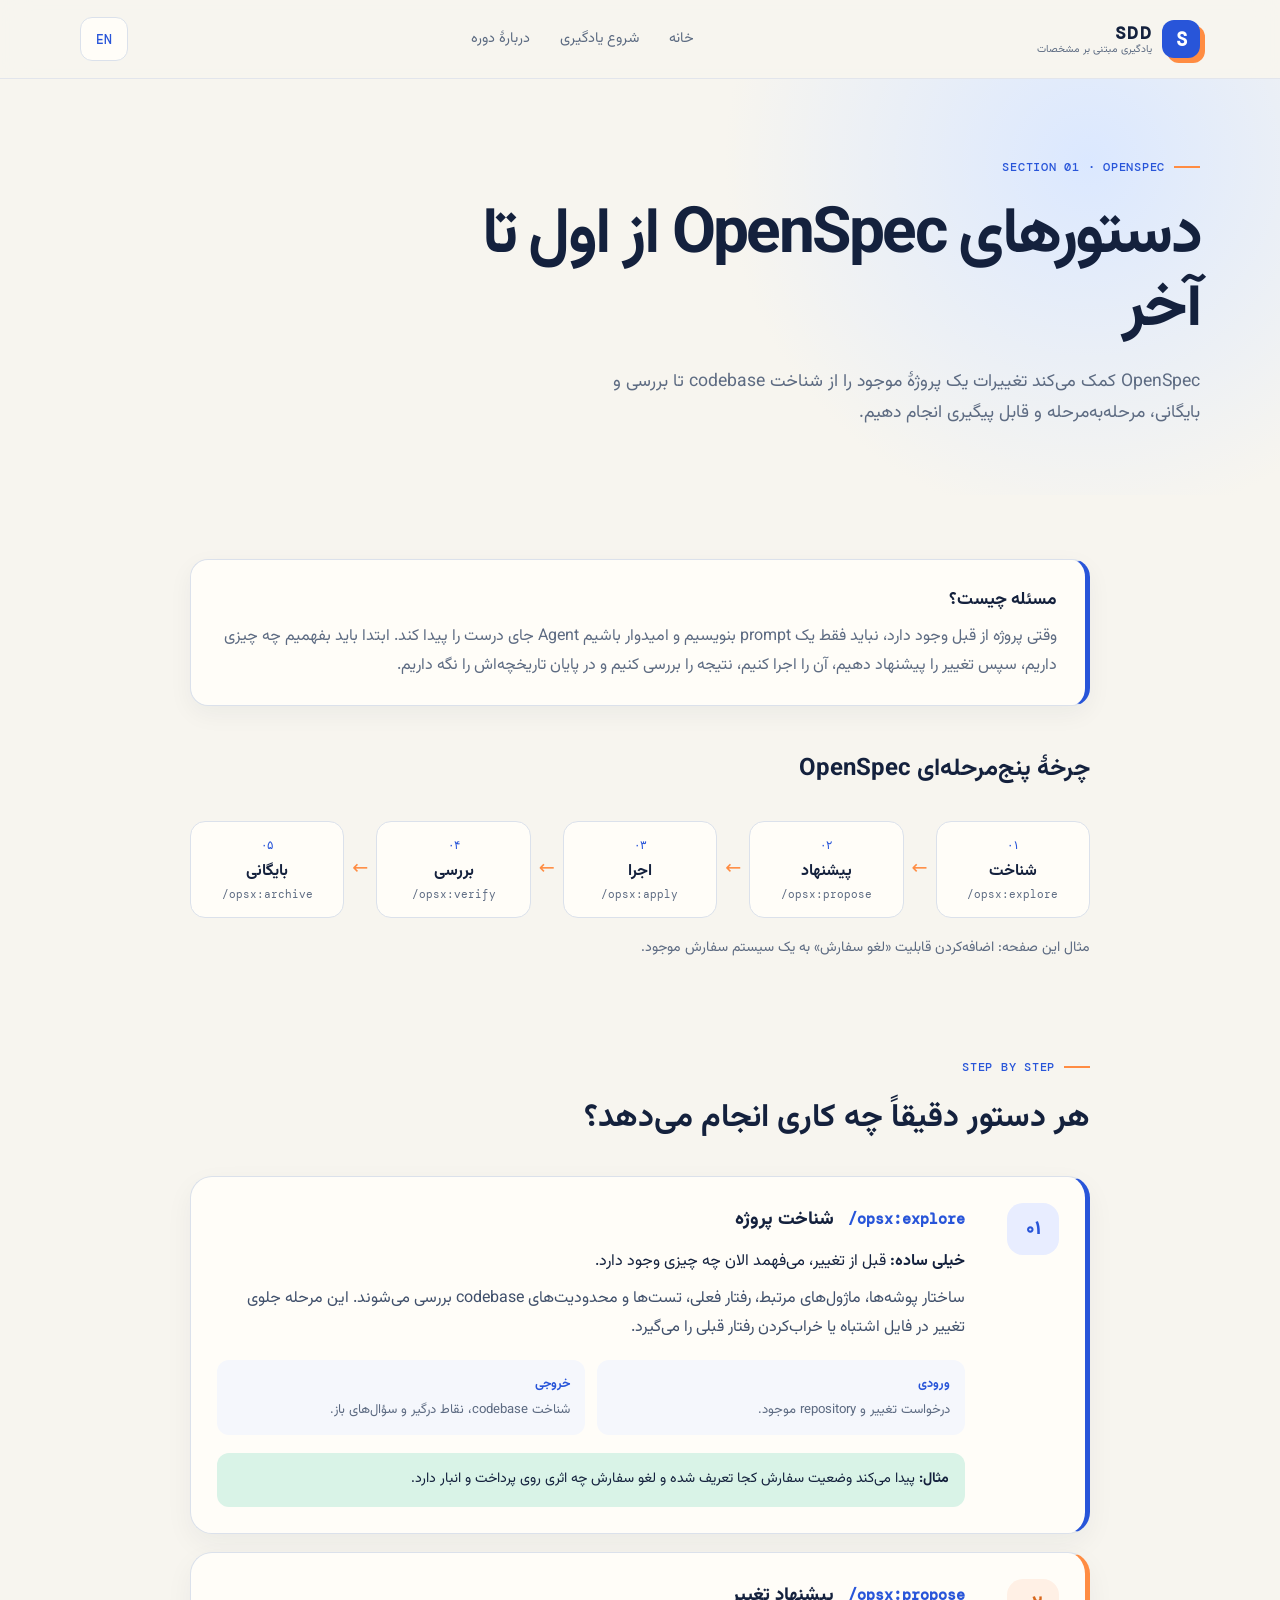
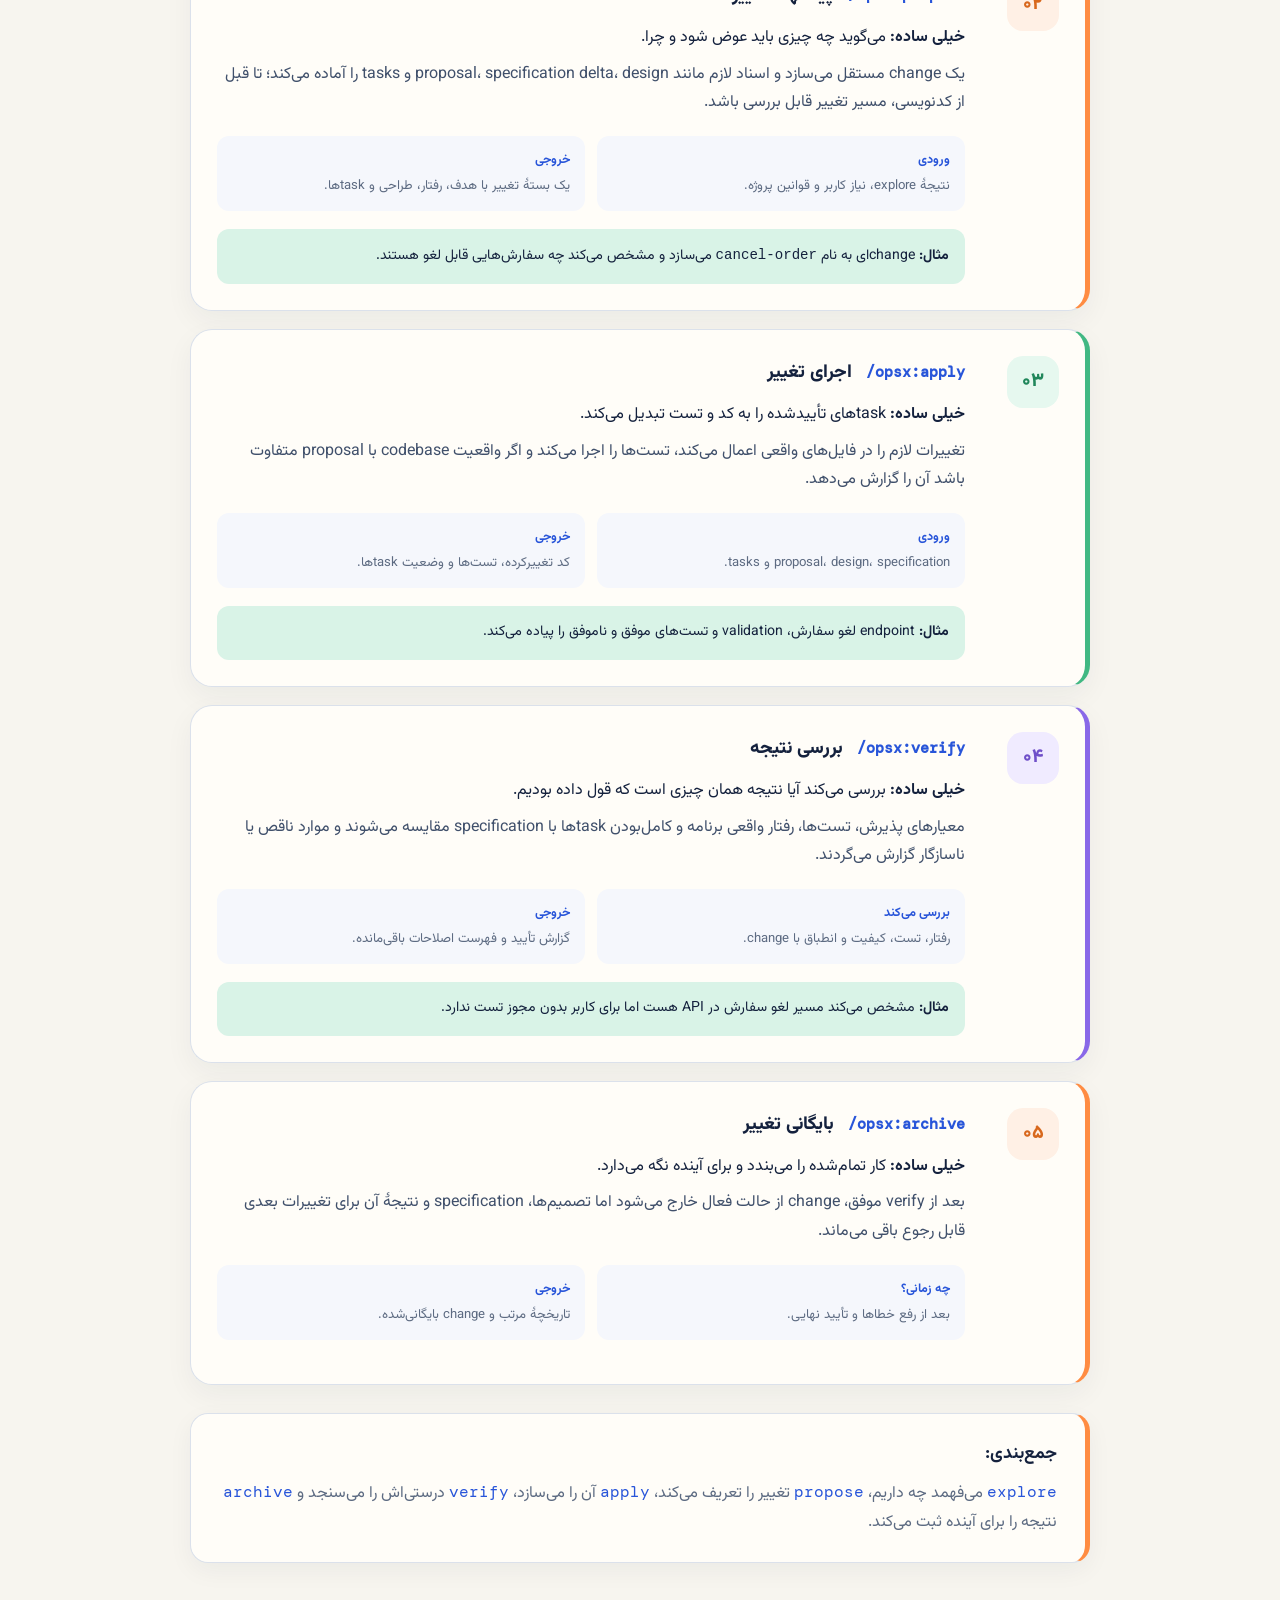
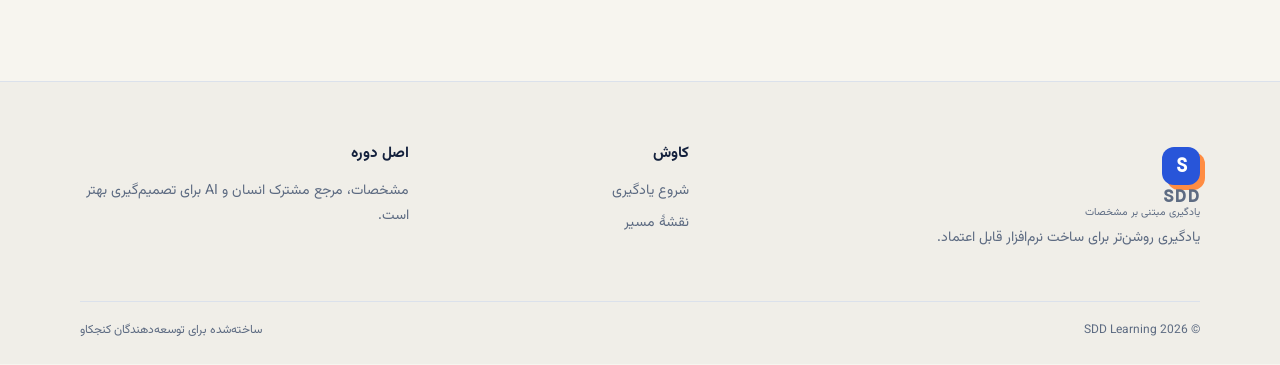
<file: pages/sdd-introduction.html>
<!doctype html><html lang="fa" dir="rtl"><head><meta charset="utf-8"><meta name="viewport" content="width=device-width, initial-scale=1"><title>دستورهای OpenSpec · SDD Learning</title><link rel="stylesheet" href="../styles/style.css"><link rel="stylesheet" href="../styles/commands.css"></head><body data-page="sdd-introduction"><div data-header></div><main><section class="page-hero command-hero"><div class="container"><span class="eyebrow">SECTION 01 · OPENSPEC</span><h1 data-page-title>دستورهای OpenSpec از اول تا آخر</h1><p class="lead" data-page-lead>OpenSpec کمک می‌کند تغییرات یک پروژهٔ موجود را از شناخت codebase تا بررسی و بایگانی، مرحله‌به‌مرحله و قابل پیگیری انجام دهیم.</p></div></section><section class="section command-intro"><div class="container narrow-container"><div class="plain-callout"><strong>مسئله چیست؟</strong><p>وقتی پروژه از قبل وجود دارد، نباید فقط یک prompt بنویسیم و امیدوار باشیم Agent جای درست را پیدا کند. ابتدا باید بفهمیم چه چیزی داریم، سپس تغییر را پیشنهاد دهیم، آن را اجرا کنیم، نتیجه را بررسی کنیم و در پایان تاریخچه‌اش را نگه داریم.</p></div><h2 class="section-title">چرخهٔ پنج‌مرحله‌ای OpenSpec</h2><div class="workflow-line"><div><b>۰۱</b><span>شناخت</span><small>/opsx:explore</small></div><i>←</i><div><b>۰۲</b><span>پیشنهاد</span><small>/opsx:propose</small></div><i>←</i><div><b>۰۳</b><span>اجرا</span><small>/opsx:apply</small></div><i>←</i><div><b>۰۴</b><span>بررسی</span><small>/opsx:verify</small></div><i>←</i><div><b>۰۵</b><span>بایگانی</span><small>/opsx:archive</small></div></div><p class="muted-note">مثال این صفحه: اضافه‌کردن قابلیت «لغو سفارش» به یک سیستم سفارش موجود.</p></div></section><section class="section commands-section"><div class="container narrow-container"><div class="section-heading"><span class="eyebrow">STEP BY STEP</span><h2>هر دستور دقیقاً چه کاری انجام می‌دهد؟</h2></div><article class="command-card command-blue"><div class="command-number">۰۱</div><div class="command-body"><div class="command-title"><code>/opsx:explore</code><span>شناخت پروژه</span></div><p class="command-simple"><b>خیلی ساده:</b> قبل از تغییر، می‌فهمد الان چه چیزی وجود دارد.</p><p>ساختار پوشه‌ها، ماژول‌های مرتبط، رفتار فعلی، تست‌ها و محدودیت‌های codebase بررسی می‌شوند. این مرحله جلوی تغییر در فایل اشتباه یا خراب‌کردن رفتار قبلی را می‌گیرد.</p><div class="command-meta"><div><b>ورودی</b><span>درخواست تغییر و repository موجود.</span></div><div><b>خروجی</b><span>شناخت codebase، نقاط درگیر و سؤال‌های باز.</span></div></div><div class="example-box"><b>مثال:</b> پیدا می‌کند وضعیت سفارش کجا تعریف شده و لغو سفارش چه اثری روی پرداخت و انبار دارد.</div></div></article><article class="command-card command-orange"><div class="command-number">۰۲</div><div class="command-body"><div class="command-title"><code>/opsx:propose</code><span>پیشنهاد تغییر</span></div><p class="command-simple"><b>خیلی ساده:</b> می‌گوید چه چیزی باید عوض شود و چرا.</p><p>یک change مستقل می‌سازد و اسناد لازم مانند proposal، specification delta، design و tasks را آماده می‌کند؛ تا قبل از کدنویسی، مسیر تغییر قابل بررسی باشد.</p><div class="command-meta"><div><b>ورودی</b><span>نتیجهٔ explore، نیاز کاربر و قوانین پروژه.</span></div><div><b>خروجی</b><span>یک بستهٔ تغییر با هدف، رفتار، طراحی و taskها.</span></div></div><div class="example-box"><b>مثال:</b> changeای به نام <code>cancel-order</code> می‌سازد و مشخص می‌کند چه سفارش‌هایی قابل لغو هستند.</div></div></article><article class="command-card command-green"><div class="command-number">۰۳</div><div class="command-body"><div class="command-title"><code>/opsx:apply</code><span>اجرای تغییر</span></div><p class="command-simple"><b>خیلی ساده:</b> taskهای تأییدشده را به کد و تست تبدیل می‌کند.</p><p>تغییرات لازم را در فایل‌های واقعی اعمال می‌کند، تست‌ها را اجرا می‌کند و اگر واقعیت codebase با proposal متفاوت باشد آن را گزارش می‌دهد.</p><div class="command-meta"><div><b>ورودی</b><span>proposal، design، specification و tasks.</span></div><div><b>خروجی</b><span>کد تغییرکرده، تست‌ها و وضعیت taskها.</span></div></div><div class="example-box"><b>مثال:</b> endpoint لغو سفارش، validation و تست‌های موفق و ناموفق را پیاده می‌کند.</div></div></article><article class="command-card command-purple"><div class="command-number">۰۴</div><div class="command-body"><div class="command-title"><code>/opsx:verify</code><span>بررسی نتیجه</span></div><p class="command-simple"><b>خیلی ساده:</b> بررسی می‌کند آیا نتیجه همان چیزی است که قول داده بودیم.</p><p>معیارهای پذیرش، تست‌ها، رفتار واقعی برنامه و کامل‌بودن taskها با specification مقایسه می‌شوند و موارد ناقص یا ناسازگار گزارش می‌گردند.</p><div class="command-meta"><div><b>بررسی می‌کند</b><span>رفتار، تست، کیفیت و انطباق با change.</span></div><div><b>خروجی</b><span>گزارش تأیید و فهرست اصلاحات باقی‌مانده.</span></div></div><div class="example-box"><b>مثال:</b> مشخص می‌کند مسیر لغو سفارش در API هست اما برای کاربر بدون مجوز تست ندارد.</div></div></article><article class="command-card command-orange"><div class="command-number">۰۵</div><div class="command-body"><div class="command-title"><code>/opsx:archive</code><span>بایگانی تغییر</span></div><p class="command-simple"><b>خیلی ساده:</b> کار تمام‌شده را می‌بندد و برای آینده نگه می‌دارد.</p><p>بعد از verify موفق، change از حالت فعال خارج می‌شود اما تصمیم‌ها، specification و نتیجهٔ آن برای تغییرات بعدی قابل رجوع باقی می‌ماند.</p><div class="command-meta"><div><b>چه زمانی؟</b><span>بعد از رفع خطاها و تأیید نهایی.</span></div><div><b>خروجی</b><span>تاریخچهٔ مرتب و change بایگانی‌شده.</span></div></div></div></article><div class="plain-callout final-callout"><strong>جمع‌بندی:</strong><p><code>explore</code> می‌فهمد چه داریم، <code>propose</code> تغییر را تعریف می‌کند، <code>apply</code> آن را می‌سازد، <code>verify</code> درستی‌اش را می‌سنجد و <code>archive</code> نتیجه را برای آینده ثبت می‌کند.</p></div></div></section></main><div data-footer></div><script src="../js/main.js"></script></body></html>
</file>
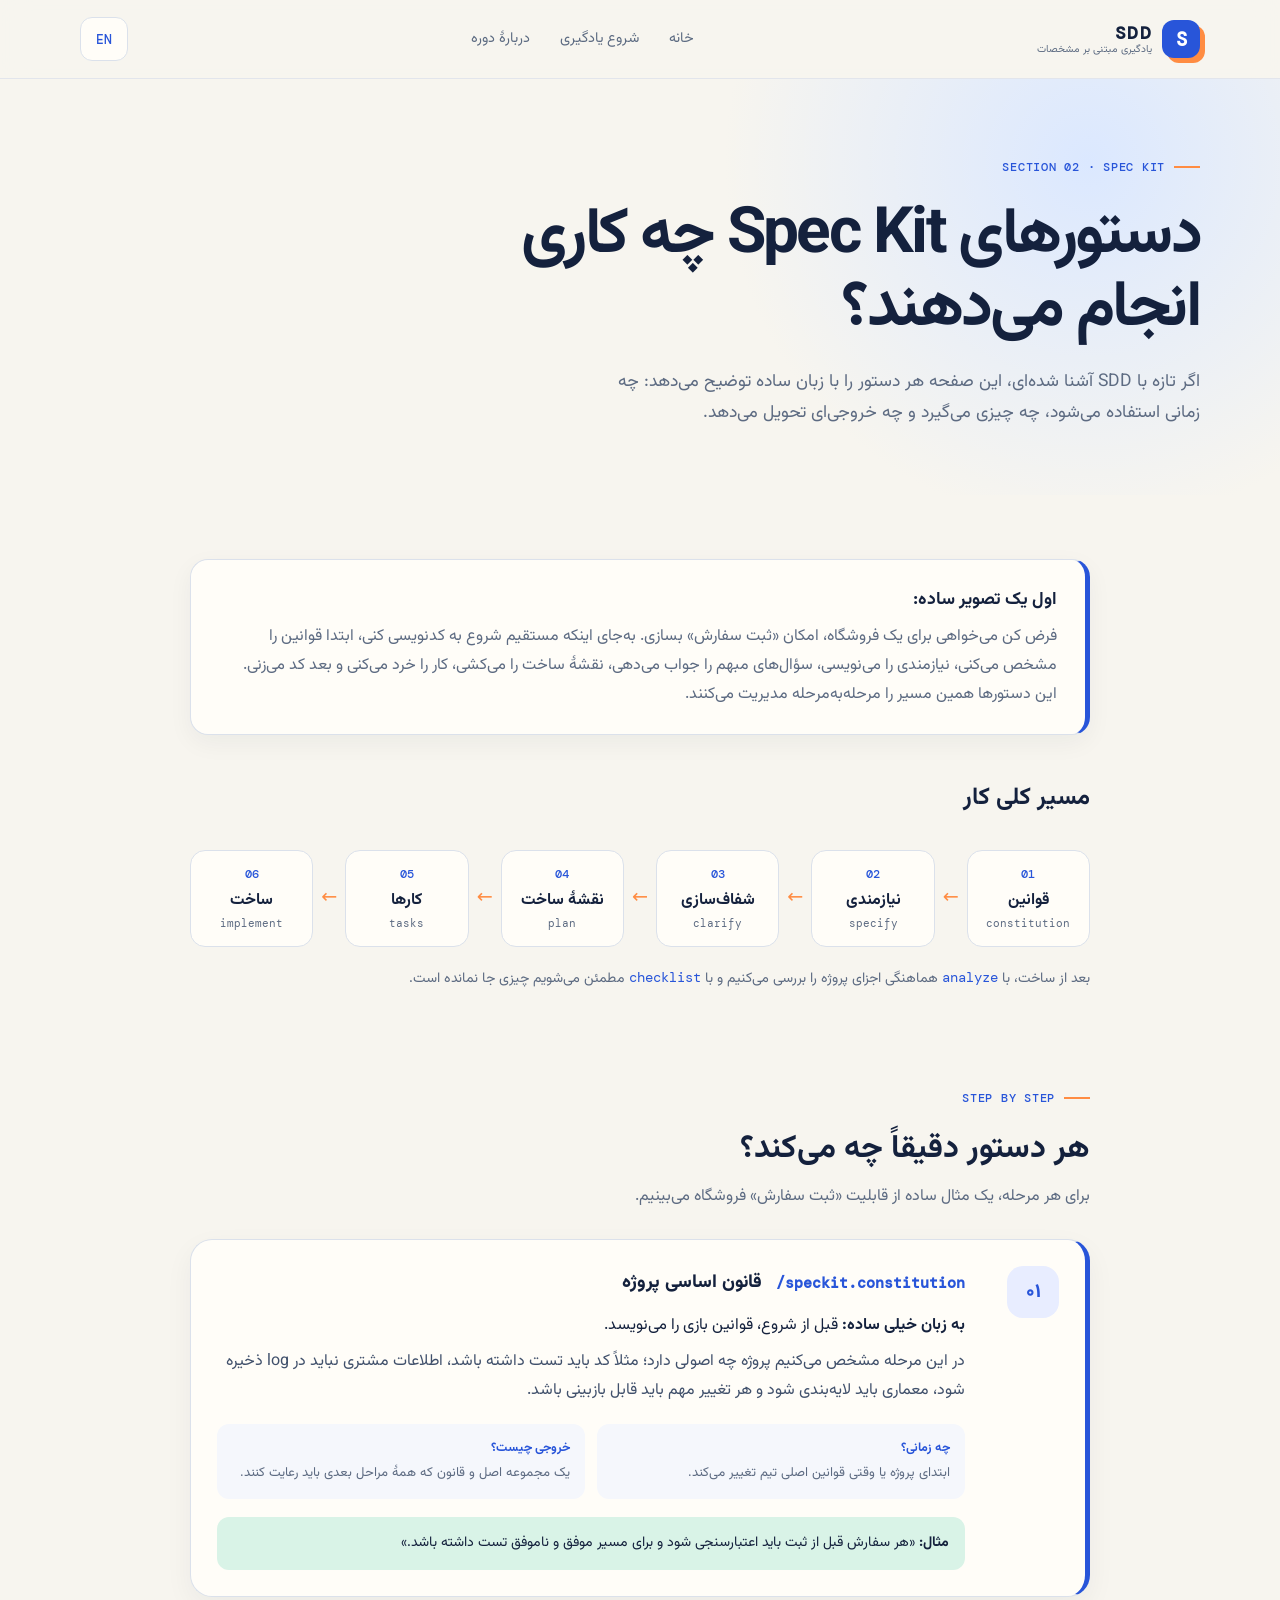
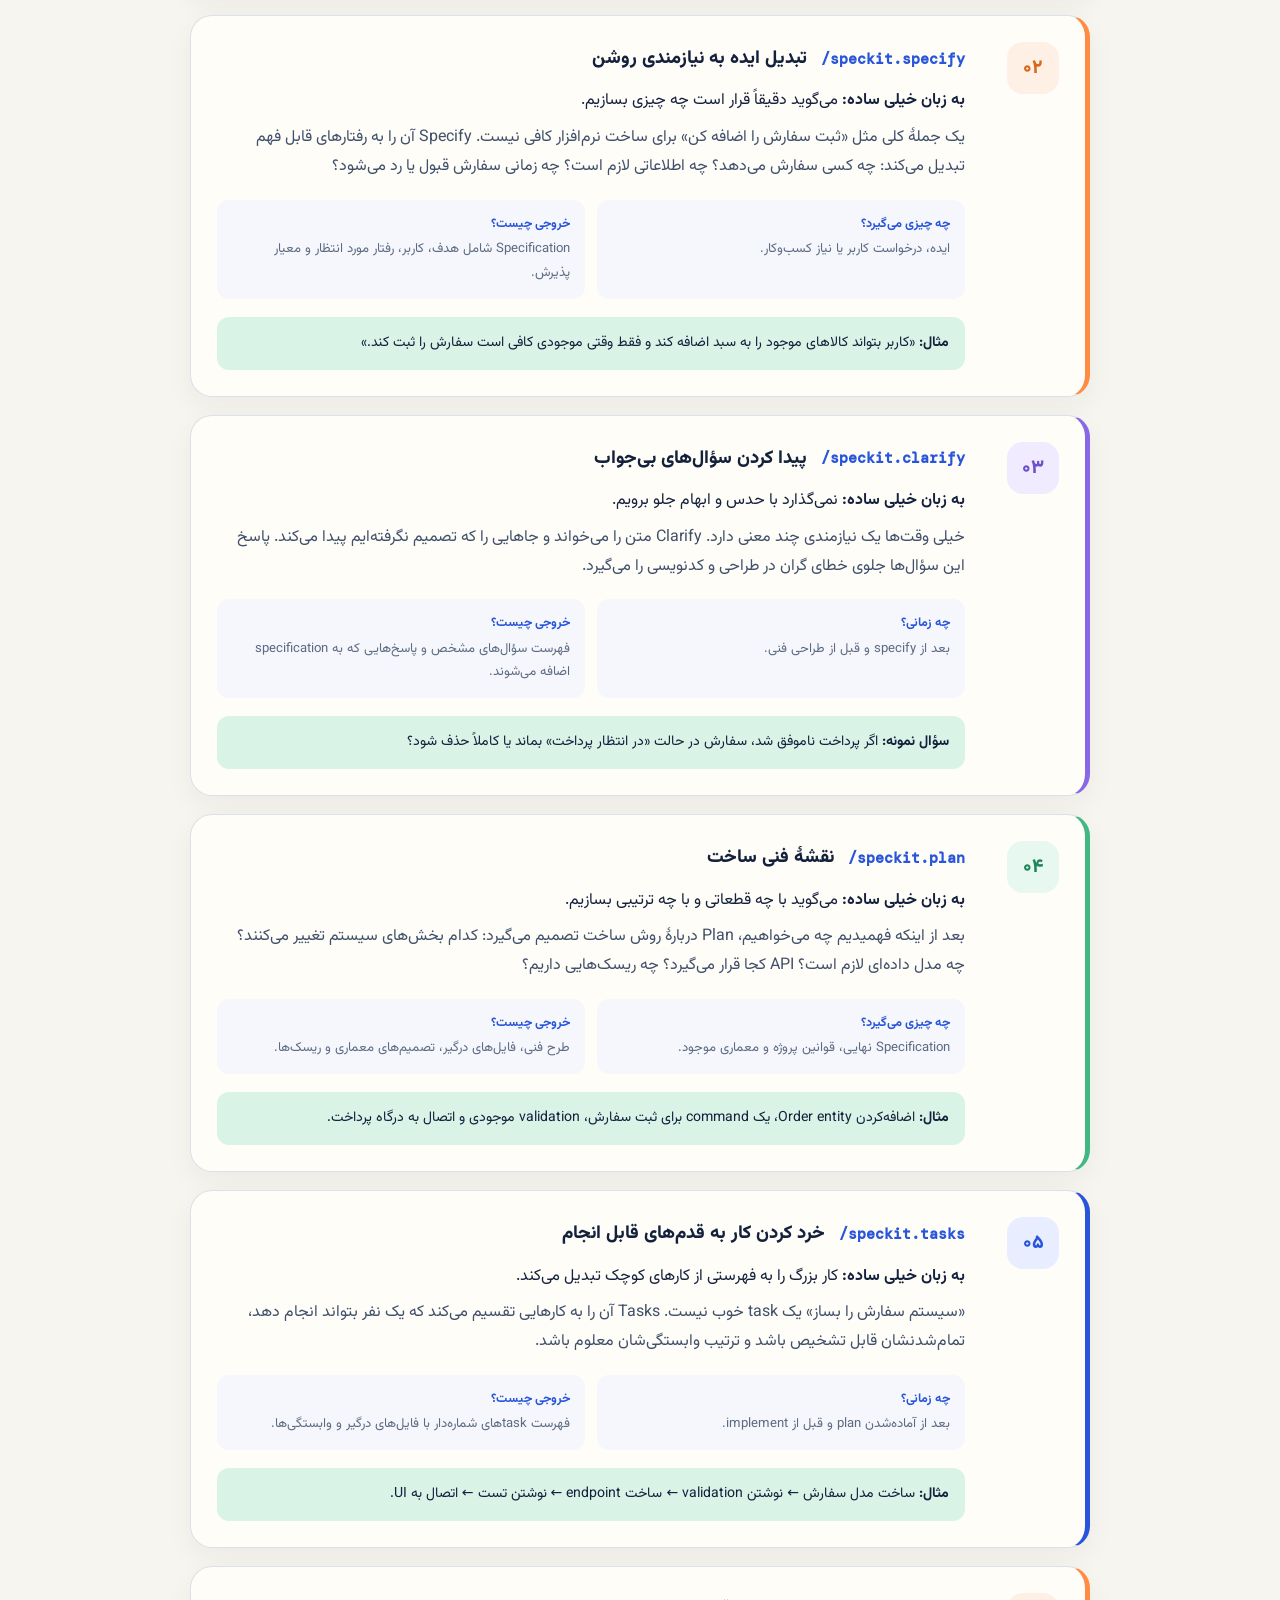
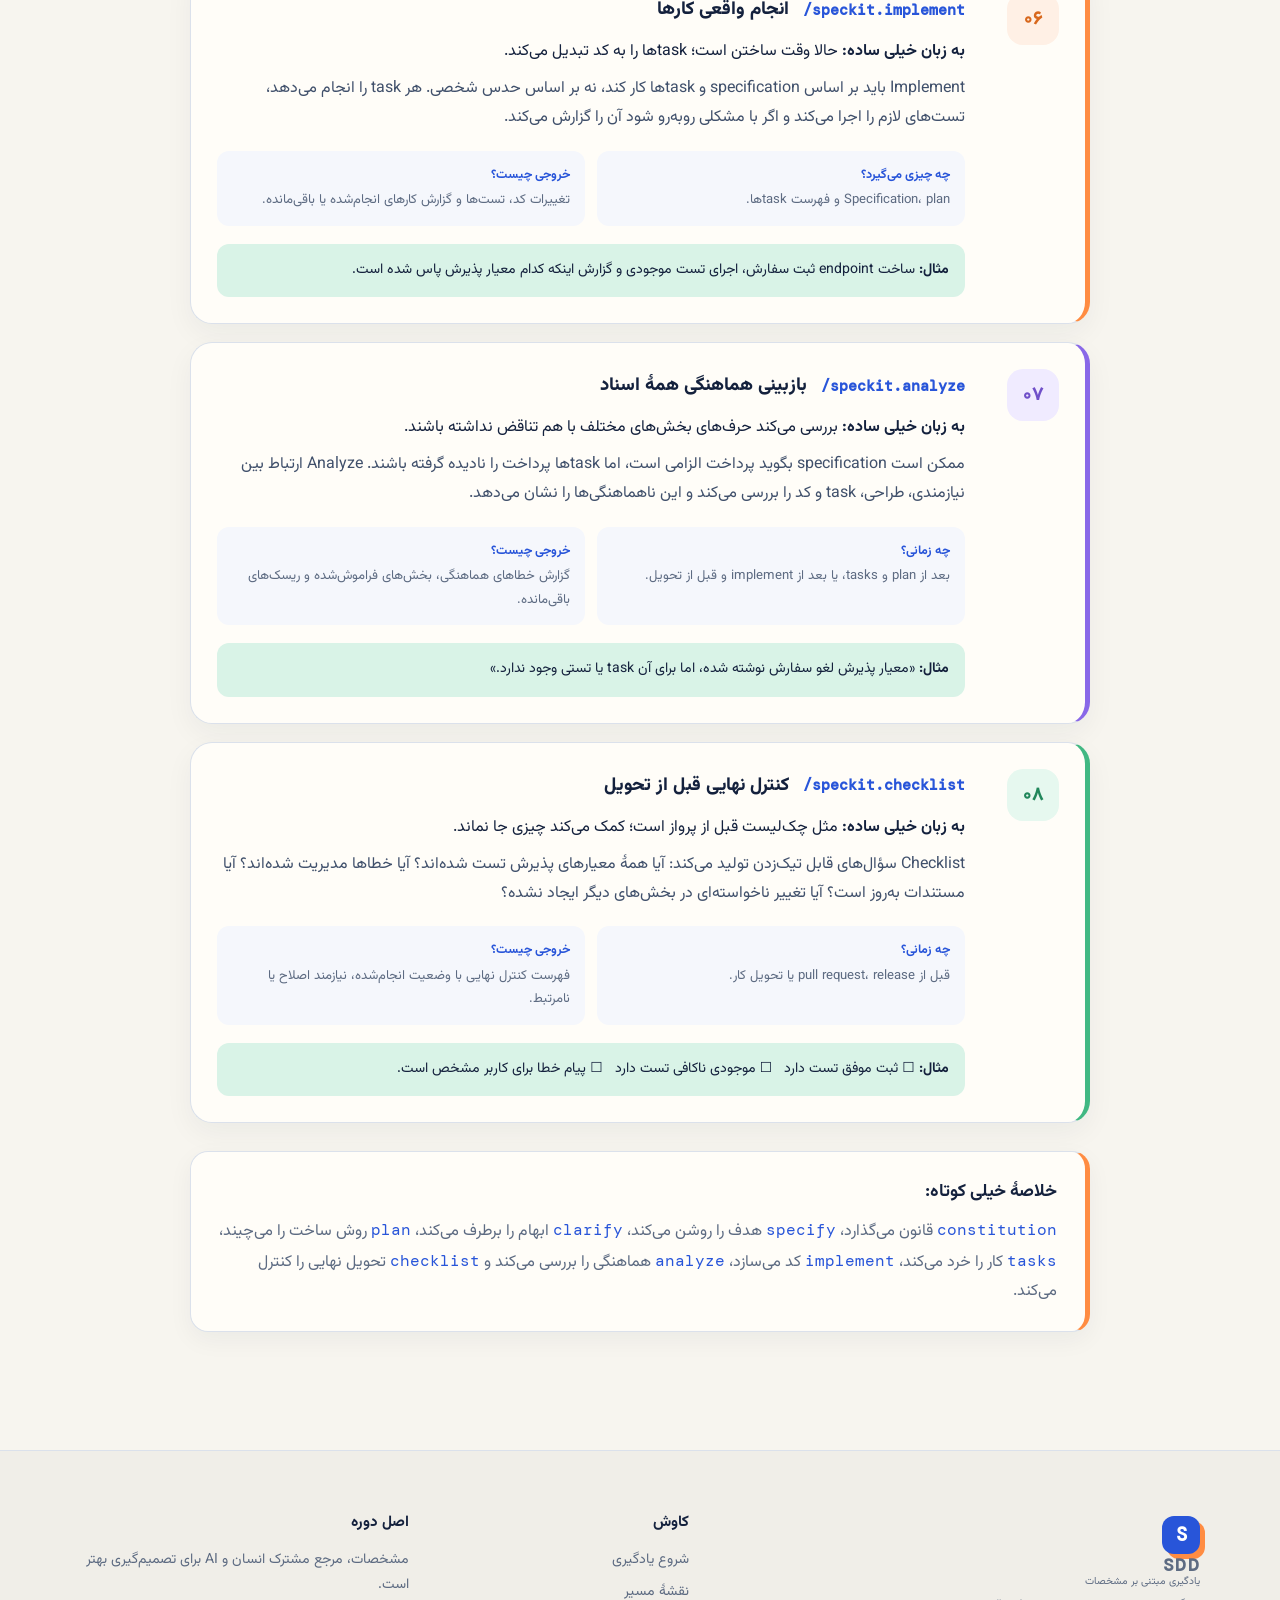
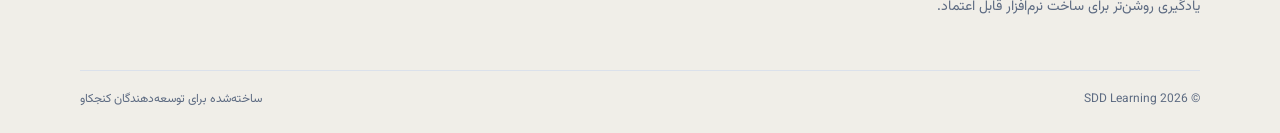
<file: pages/sdd-types.html>
<!doctype html>
<html lang="fa" dir="rtl">
<head>
  <meta charset="utf-8">
  <meta name="viewport" content="width=device-width, initial-scale=1">
  <title>دستورهای Spec Kit · SDD Learning</title>
  <link rel="stylesheet" href="../styles/style.css">
  <link rel="stylesheet" href="../styles/commands.css">
</head>
<body data-page="sdd-types">
  <div data-header></div>
  <main>
    <section class="page-hero command-hero">
      <div class="container">
        <span class="eyebrow">SECTION 02 · SPEC KIT</span>
        <h1>دستورهای Spec Kit چه کاری انجام می‌دهند؟</h1>
        <p class="lead">اگر تازه با SDD آشنا شده‌ای، این صفحه هر دستور را با زبان ساده توضیح می‌دهد: چه زمانی استفاده می‌شود، چه چیزی می‌گیرد و چه خروجی‌ای تحویل می‌دهد.</p>
      </div>
    </section>

    <section class="section command-intro">
      <div class="container narrow-container">
        <div class="plain-callout"><strong>اول یک تصویر ساده:</strong><p>فرض کن می‌خواهی برای یک فروشگاه، امکان «ثبت سفارش» بسازی. به‌جای اینکه مستقیم شروع به کدنویسی کنی، ابتدا قوانین را مشخص می‌کنی، نیازمندی را می‌نویسی، سؤال‌های مبهم را جواب می‌دهی، نقشهٔ ساخت را می‌کشی، کار را خرد می‌کنی و بعد کد می‌زنی. این دستورها همین مسیر را مرحله‌به‌مرحله مدیریت می‌کنند.</p></div>
        <h2 class="section-title">مسیر کلی کار</h2>
        <div class="workflow-line"><div><b>01</b><span>قوانین</span><small>constitution</small></div><i>←</i><div><b>02</b><span>نیازمندی</span><small>specify</small></div><i>←</i><div><b>03</b><span>شفاف‌سازی</span><small>clarify</small></div><i>←</i><div><b>04</b><span>نقشهٔ ساخت</span><small>plan</small></div><i>←</i><div><b>05</b><span>کارها</span><small>tasks</small></div><i>←</i><div><b>06</b><span>ساخت</span><small>implement</small></div></div>
        <p class="muted-note">بعد از ساخت، با <code>analyze</code> هماهنگی اجزای پروژه را بررسی می‌کنیم و با <code>checklist</code> مطمئن می‌شویم چیزی جا نمانده است.</p>
      </div>
    </section>

    <section class="section commands-section">
      <div class="container narrow-container">
        <div class="section-heading"><span class="eyebrow">STEP BY STEP</span><h2>هر دستور دقیقاً چه می‌کند؟</h2><p>برای هر مرحله، یک مثال ساده از قابلیت «ثبت سفارش» فروشگاه می‌بینیم.</p></div>

        <article class="command-card command-blue"><div class="command-number">۰۱</div><div class="command-body"><div class="command-title"><code>/speckit.constitution</code><span>قانون اساسی پروژه</span></div><p class="command-simple"><b>به زبان خیلی ساده:</b> قبل از شروع، قوانین بازی را می‌نویسد.</p><p>در این مرحله مشخص می‌کنیم پروژه چه اصولی دارد؛ مثلاً کد باید تست داشته باشد، اطلاعات مشتری نباید در log ذخیره شود، معماری باید لایه‌بندی شود و هر تغییر مهم باید قابل بازبینی باشد.</p><div class="command-meta"><div><b>چه زمانی؟</b><span>ابتدای پروژه یا وقتی قوانین اصلی تیم تغییر می‌کند.</span></div><div><b>خروجی چیست؟</b><span>یک مجموعه اصل و قانون که همهٔ مراحل بعدی باید رعایت کنند.</span></div></div><div class="example-box"><b>مثال:</b> «هر سفارش قبل از ثبت باید اعتبارسنجی شود و برای مسیر موفق و ناموفق تست داشته باشد.»</div></div></article>

        <article class="command-card command-orange"><div class="command-number">۰۲</div><div class="command-body"><div class="command-title"><code>/speckit.specify</code><span>تبدیل ایده به نیازمندی روشن</span></div><p class="command-simple"><b>به زبان خیلی ساده:</b> می‌گوید دقیقاً قرار است چه چیزی بسازیم.</p><p>یک جملهٔ کلی مثل «ثبت سفارش را اضافه کن» برای ساخت نرم‌افزار کافی نیست. Specify آن را به رفتارهای قابل فهم تبدیل می‌کند: چه کسی سفارش می‌دهد؟ چه اطلاعاتی لازم است؟ چه زمانی سفارش قبول یا رد می‌شود؟</p><div class="command-meta"><div><b>چه چیزی می‌گیرد؟</b><span>ایده، درخواست کاربر یا نیاز کسب‌وکار.</span></div><div><b>خروجی چیست؟</b><span>Specification شامل هدف، کاربر، رفتار مورد انتظار و معیار پذیرش.</span></div></div><div class="example-box"><b>مثال:</b> «کاربر بتواند کالاهای موجود را به سبد اضافه کند و فقط وقتی موجودی کافی است سفارش را ثبت کند.»</div></div></article>

        <article class="command-card command-purple"><div class="command-number">۰۳</div><div class="command-body"><div class="command-title"><code>/speckit.clarify</code><span>پیدا کردن سؤال‌های بی‌جواب</span></div><p class="command-simple"><b>به زبان خیلی ساده:</b> نمی‌گذارد با حدس و ابهام جلو برویم.</p><p>خیلی وقت‌ها یک نیازمندی چند معنی دارد. Clarify متن را می‌خواند و جاهایی را که تصمیم نگرفته‌ایم پیدا می‌کند. پاسخ این سؤال‌ها جلوی خطای گران در طراحی و کدنویسی را می‌گیرد.</p><div class="command-meta"><div><b>چه زمانی؟</b><span>بعد از specify و قبل از طراحی فنی.</span></div><div><b>خروجی چیست؟</b><span>فهرست سؤال‌های مشخص و پاسخ‌هایی که به specification اضافه می‌شوند.</span></div></div><div class="example-box"><b>سؤال نمونه:</b> اگر پرداخت ناموفق شد، سفارش در حالت «در انتظار پرداخت» بماند یا کاملاً حذف شود؟</div></div></article>

        <article class="command-card command-green"><div class="command-number">۰۴</div><div class="command-body"><div class="command-title"><code>/speckit.plan</code><span>نقشهٔ فنی ساخت</span></div><p class="command-simple"><b>به زبان خیلی ساده:</b> می‌گوید با چه قطعاتی و با چه ترتیبی بسازیم.</p><p>بعد از اینکه فهمیدیم چه می‌خواهیم، Plan دربارهٔ روش ساخت تصمیم می‌گیرد: کدام بخش‌های سیستم تغییر می‌کنند؟ چه مدل داده‌ای لازم است؟ API کجا قرار می‌گیرد؟ چه ریسک‌هایی داریم؟</p><div class="command-meta"><div><b>چه چیزی می‌گیرد؟</b><span>Specification نهایی، قوانین پروژه و معماری موجود.</span></div><div><b>خروجی چیست؟</b><span>طرح فنی، فایل‌های درگیر، تصمیم‌های معماری و ریسک‌ها.</span></div></div><div class="example-box"><b>مثال:</b> اضافه‌کردن Order entity، یک command برای ثبت سفارش، validation موجودی و اتصال به درگاه پرداخت.</div></div></article>

        <article class="command-card command-blue"><div class="command-number">۰۵</div><div class="command-body"><div class="command-title"><code>/speckit.tasks</code><span>خرد کردن کار به قدم‌های قابل انجام</span></div><p class="command-simple"><b>به زبان خیلی ساده:</b> کار بزرگ را به فهرستی از کارهای کوچک تبدیل می‌کند.</p><p>«سیستم سفارش را بساز» یک task خوب نیست. Tasks آن را به کارهایی تقسیم می‌کند که یک نفر بتواند انجام دهد، تمام‌شدنشان قابل تشخیص باشد و ترتیب وابستگی‌شان معلوم باشد.</p><div class="command-meta"><div><b>چه زمانی؟</b><span>بعد از آماده‌شدن plan و قبل از implement.</span></div><div><b>خروجی چیست؟</b><span>فهرست taskهای شماره‌دار با فایل‌های درگیر و وابستگی‌ها.</span></div></div><div class="example-box"><b>مثال:</b> ساخت مدل سفارش ← نوشتن validation ← ساخت endpoint ← نوشتن تست ← اتصال به UI.</div></div></article>

        <article class="command-card command-orange"><div class="command-number">۰۶</div><div class="command-body"><div class="command-title"><code>/speckit.implement</code><span>انجام واقعی کارها</span></div><p class="command-simple"><b>به زبان خیلی ساده:</b> حالا وقت ساختن است؛ taskها را به کد تبدیل می‌کند.</p><p>Implement باید بر اساس specification و taskها کار کند، نه بر اساس حدس شخصی. هر task را انجام می‌دهد، تست‌های لازم را اجرا می‌کند و اگر با مشکلی روبه‌رو شود آن را گزارش می‌کند.</p><div class="command-meta"><div><b>چه چیزی می‌گیرد؟</b><span>Specification، plan و فهرست taskها.</span></div><div><b>خروجی چیست؟</b><span>تغییرات کد، تست‌ها و گزارش کارهای انجام‌شده یا باقی‌مانده.</span></div></div><div class="example-box"><b>مثال:</b> ساخت endpoint ثبت سفارش، اجرای تست موجودی و گزارش اینکه کدام معیار پذیرش پاس شده است.</div></div></article>

        <article class="command-card command-purple"><div class="command-number">۰۷</div><div class="command-body"><div class="command-title"><code>/speckit.analyze</code><span>بازبینی هماهنگی همهٔ اسناد</span></div><p class="command-simple"><b>به زبان خیلی ساده:</b> بررسی می‌کند حرف‌های بخش‌های مختلف با هم تناقض نداشته باشند.</p><p>ممکن است specification بگوید پرداخت الزامی است، اما taskها پرداخت را نادیده گرفته باشند. Analyze ارتباط بین نیازمندی، طراحی، task و کد را بررسی می‌کند و این ناهماهنگی‌ها را نشان می‌دهد.</p><div class="command-meta"><div><b>چه زمانی؟</b><span>بعد از plan و tasks، یا بعد از implement و قبل از تحویل.</span></div><div><b>خروجی چیست؟</b><span>گزارش خطاهای هماهنگی، بخش‌های فراموش‌شده و ریسک‌های باقی‌مانده.</span></div></div><div class="example-box"><b>مثال:</b> «معیار پذیرش لغو سفارش نوشته شده، اما برای آن task یا تستی وجود ندارد.»</div></div></article>

        <article class="command-card command-green"><div class="command-number">۰۸</div><div class="command-body"><div class="command-title"><code>/speckit.checklist</code><span>کنترل نهایی قبل از تحویل</span></div><p class="command-simple"><b>به زبان خیلی ساده:</b> مثل چک‌لیست قبل از پرواز است؛ کمک می‌کند چیزی جا نماند.</p><p>Checklist سؤال‌های قابل تیک‌زدن تولید می‌کند: آیا همهٔ معیارهای پذیرش تست شده‌اند؟ آیا خطاها مدیریت شده‌اند؟ آیا مستندات به‌روز است؟ آیا تغییر ناخواسته‌ای در بخش‌های دیگر ایجاد نشده؟</p><div class="command-meta"><div><b>چه زمانی؟</b><span>قبل از pull request، release یا تحویل کار.</span></div><div><b>خروجی چیست؟</b><span>فهرست کنترل نهایی با وضعیت انجام‌شده، نیازمند اصلاح یا نامرتبط.</span></div></div><div class="example-box"><b>مثال:</b> ☐ ثبت موفق تست دارد &nbsp; ☐ موجودی ناکافی تست دارد &nbsp; ☐ پیام خطا برای کاربر مشخص است.</div></div></article>

        <div class="plain-callout final-callout"><strong>خلاصهٔ خیلی کوتاه:</strong><p><code>constitution</code> قانون می‌گذارد، <code>specify</code> هدف را روشن می‌کند، <code>clarify</code> ابهام را برطرف می‌کند، <code>plan</code> روش ساخت را می‌چیند، <code>tasks</code> کار را خرد می‌کند، <code>implement</code> کد می‌سازد، <code>analyze</code> هماهنگی را بررسی می‌کند و <code>checklist</code> تحویل نهایی را کنترل می‌کند.</p></div>
      </div>
    </section>
  </main>
  <div data-footer></div>
  <script src="../js/main.js"></script>
</body>
</html>
</file>
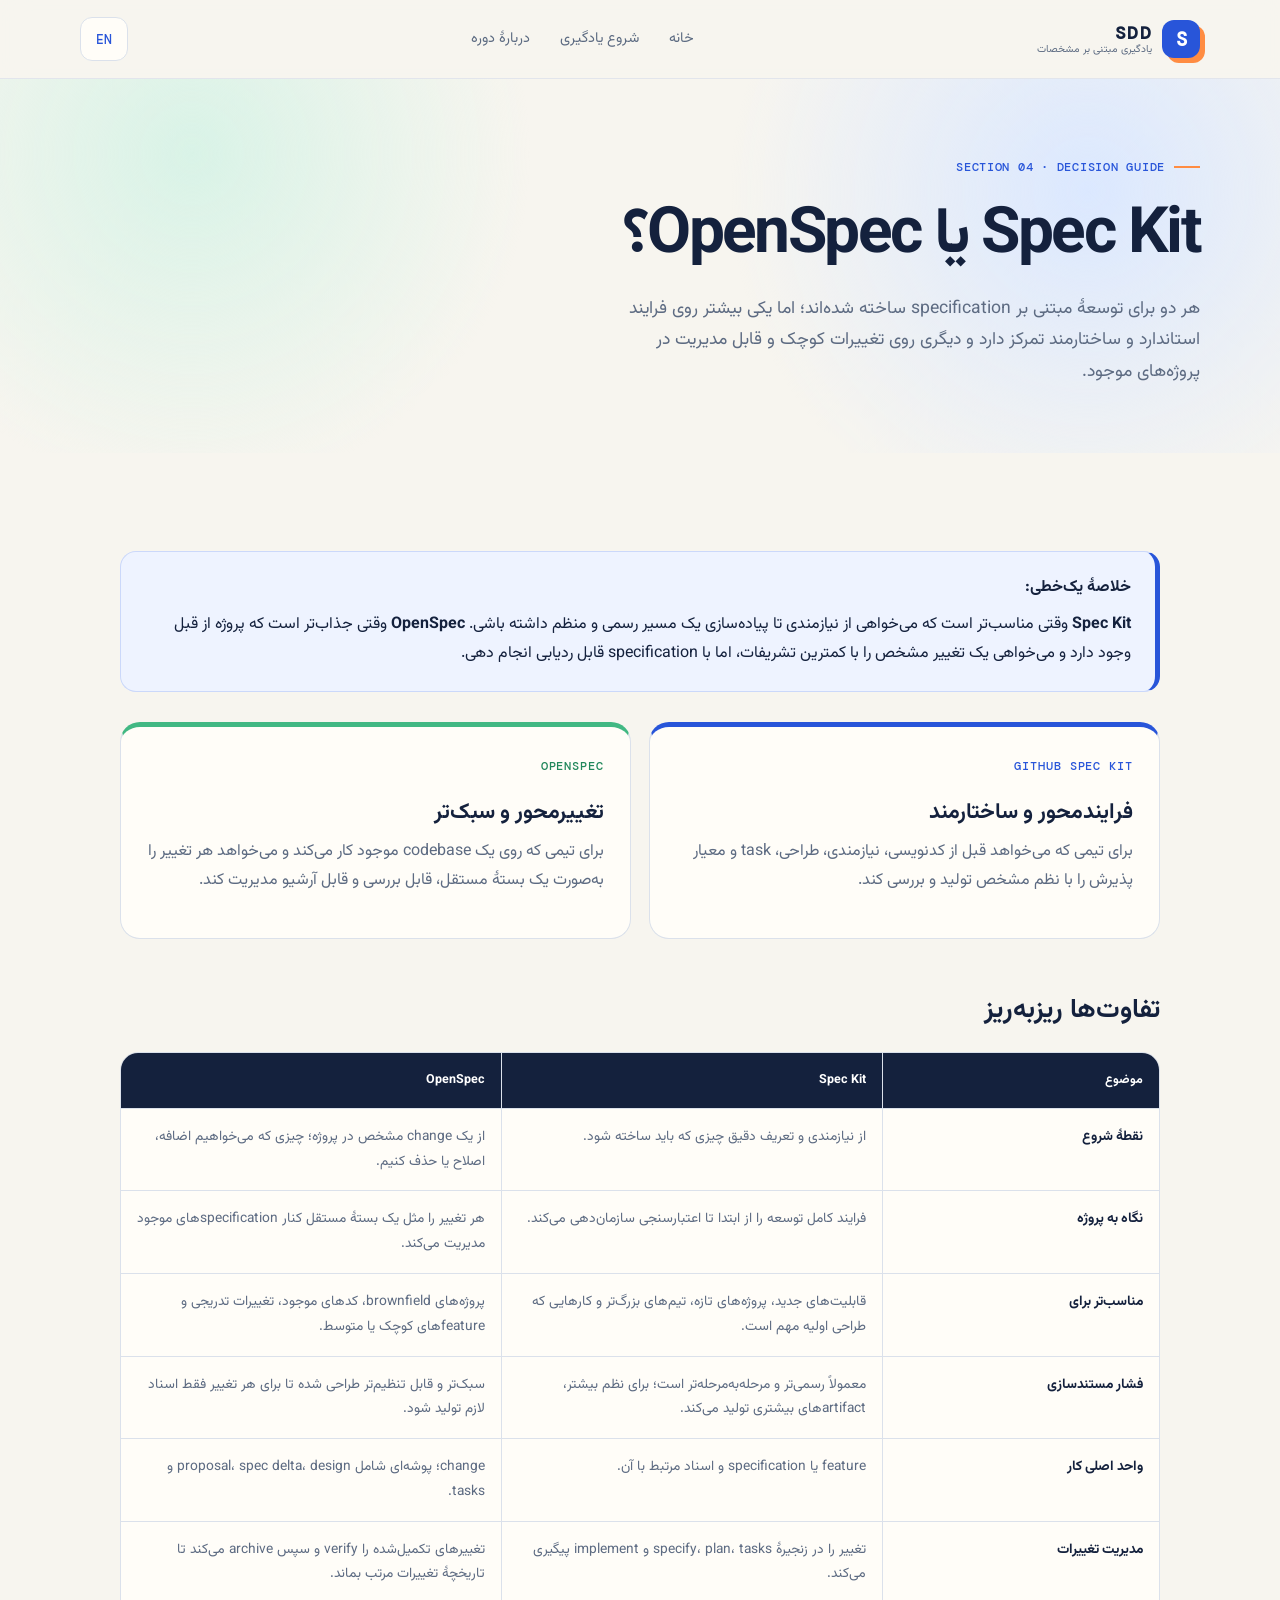
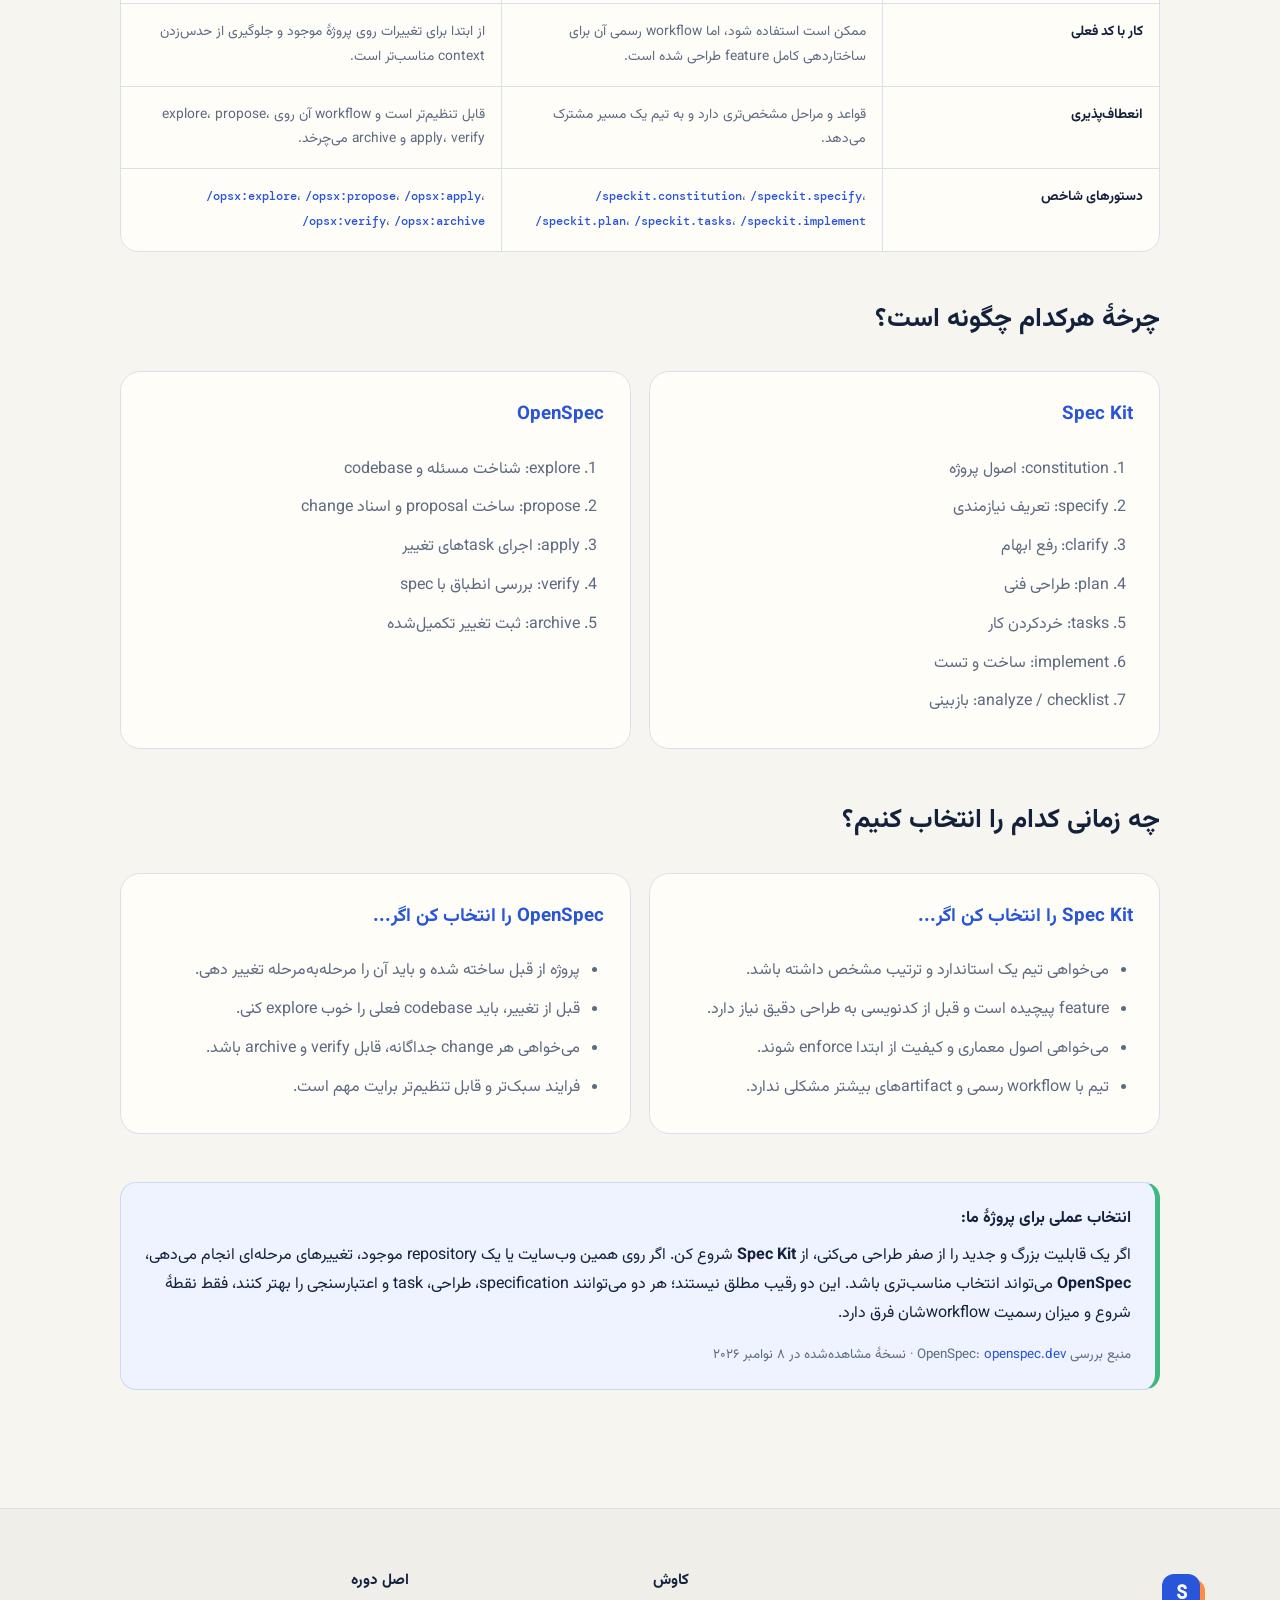
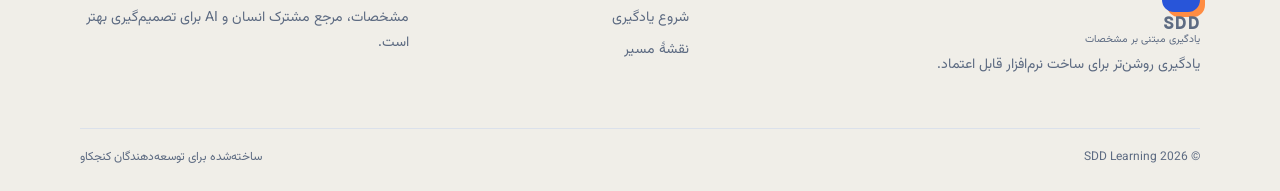
<file: pages/sdd-vs-markdown.html>
<!doctype html>
<html lang="fa" dir="rtl">
<head><meta charset="utf-8"><meta name="viewport" content="width=device-width, initial-scale=1"><title>Spec Kit یا OpenSpec؟ · SDD Learning</title><link rel="stylesheet" href="../styles/style.css"><link rel="stylesheet" href="../styles/compare.css"></head>
<body data-page="sdd-vs-markdown"><div data-header></div><main>
<section class="page-hero compare-hero"><div class="container"><span class="eyebrow">SECTION 04 · DECISION GUIDE</span><h1>Spec Kit یا OpenSpec؟</h1><p class="lead">هر دو برای توسعهٔ مبتنی بر specification ساخته شده‌اند؛ اما یکی بیشتر روی فرایند استاندارد و ساختارمند تمرکز دارد و دیگری روی تغییرات کوچک و قابل مدیریت در پروژه‌های موجود.</p></div></section>
<section class="section"><div class="container compare-container"><div class="plain-callout"><strong>خلاصهٔ یک‌خطی:</strong><p><b>Spec Kit</b> وقتی مناسب‌تر است که می‌خواهی از نیازمندی تا پیاده‌سازی یک مسیر رسمی و منظم داشته باشی. <b>OpenSpec</b> وقتی جذاب‌تر است که پروژه از قبل وجود دارد و می‌خواهی یک تغییر مشخص را با کمترین تشریفات، اما با specification قابل ردیابی انجام دهی.</p></div>
<div class="decision-grid"><div class="decision-card kit"><span class="decision-label">GITHUB SPEC KIT</span><h2>فرایندمحور و ساختارمند</h2><p>برای تیمی که می‌خواهد قبل از کدنویسی، نیازمندی، طراحی، task و معیار پذیرش را با نظم مشخص تولید و بررسی کند.</p></div><div class="decision-card open"><span class="decision-label">OPENSPEC</span><h2>تغییرمحور و سبک‌تر</h2><p>برای تیمی که روی یک codebase موجود کار می‌کند و می‌خواهد هر تغییر را به‌صورت یک بستهٔ مستقل، قابل بررسی و قابل آرشیو مدیریت کند.</p></div></div>
<h2 class="compare-heading">تفاوت‌ها ریزبه‌ریز</h2><div class="compare-table"><div class="compare-row compare-head"><b>موضوع</b><b>Spec Kit</b><b>OpenSpec</b></div><div class="compare-row"><strong>نقطهٔ شروع</strong><span>از نیازمندی و تعریف دقیق چیزی که باید ساخته شود.</span><span>از یک change مشخص در پروژه؛ چیزی که می‌خواهیم اضافه، اصلاح یا حذف کنیم.</span></div><div class="compare-row"><strong>نگاه به پروژه</strong><span>فرایند کامل توسعه را از ابتدا تا اعتبارسنجی سازمان‌دهی می‌کند.</span><span>هر تغییر را مثل یک بستهٔ مستقل کنار specificationهای موجود مدیریت می‌کند.</span></div><div class="compare-row"><strong>مناسب‌تر برای</strong><span>قابلیت‌های جدید، پروژه‌های تازه، تیم‌های بزرگ‌تر و کارهایی که طراحی اولیه مهم است.</span><span>پروژه‌های brownfield، کدهای موجود، تغییرات تدریجی و featureهای کوچک یا متوسط.</span></div><div class="compare-row"><strong>فشار مستندسازی</strong><span>معمولاً رسمی‌تر و مرحله‌به‌مرحله‌تر است؛ برای نظم بیشتر، artifactهای بیشتری تولید می‌کند.</span><span>سبک‌تر و قابل تنظیم‌تر طراحی شده تا برای هر تغییر فقط اسناد لازم تولید شود.</span></div><div class="compare-row"><strong>واحد اصلی کار</strong><span>feature یا specification و اسناد مرتبط با آن.</span><span>change؛ پوشه‌ای شامل proposal، spec delta، design و tasks.</span></div><div class="compare-row"><strong>مدیریت تغییرات</strong><span>تغییر را در زنجیرهٔ specify، plan، tasks و implement پیگیری می‌کند.</span><span>تغییرهای تکمیل‌شده را verify و سپس archive می‌کند تا تاریخچهٔ تغییرات مرتب بماند.</span></div><div class="compare-row"><strong>کار با کد فعلی</strong><span>ممکن است استفاده شود، اما workflow رسمی آن برای ساختاردهی کامل feature طراحی شده است.</span><span>از ابتدا برای تغییرات روی پروژهٔ موجود و جلوگیری از حدس‌زدن context مناسب‌تر است.</span></div><div class="compare-row"><strong>انعطاف‌پذیری</strong><span>قواعد و مراحل مشخص‌تری دارد و به تیم یک مسیر مشترک می‌دهد.</span><span>قابل تنظیم‌تر است و workflow آن روی explore، propose، apply، verify و archive می‌چرخد.</span></div><div class="compare-row"><strong>دستورهای شاخص</strong><span><code>/speckit.constitution</code>، <code>/speckit.specify</code>، <code>/speckit.plan</code>، <code>/speckit.tasks</code>، <code>/speckit.implement</code></span><span><code>/opsx:explore</code>، <code>/opsx:propose</code>، <code>/opsx:apply</code>، <code>/opsx:verify</code>، <code>/opsx:archive</code></span></div></div>
<h2 class="compare-heading">چرخهٔ هرکدام چگونه است؟</h2><div class="flow-compare"><div><h3>Spec Kit</h3><ol><li>constitution: اصول پروژه</li><li>specify: تعریف نیازمندی</li><li>clarify: رفع ابهام</li><li>plan: طراحی فنی</li><li>tasks: خردکردن کار</li><li>implement: ساخت و تست</li><li>analyze / checklist: بازبینی</li></ol></div><div><h3>OpenSpec</h3><ol><li>explore: شناخت مسئله و codebase</li><li>propose: ساخت proposal و اسناد change</li><li>apply: اجرای taskهای تغییر</li><li>verify: بررسی انطباق با spec</li><li>archive: ثبت تغییر تکمیل‌شده</li></ol></div></div>
<h2 class="compare-heading">چه زمانی کدام را انتخاب کنیم؟</h2><div class="choose-grid"><div><h3>Spec Kit را انتخاب کن اگر...</h3><ul><li>می‌خواهی تیم یک استاندارد و ترتیب مشخص داشته باشد.</li><li>feature پیچیده است و قبل از کدنویسی به طراحی دقیق نیاز دارد.</li><li>می‌خواهی اصول معماری و کیفیت از ابتدا enforce شوند.</li><li>تیم با workflow رسمی و artifactهای بیشتر مشکلی ندارد.</li></ul></div><div><h3>OpenSpec را انتخاب کن اگر...</h3><ul><li>پروژه از قبل ساخته شده و باید آن را مرحله‌به‌مرحله تغییر دهی.</li><li>قبل از تغییر، باید codebase فعلی را خوب explore کنی.</li><li>می‌خواهی هر change جداگانه، قابل verify و archive باشد.</li><li>فرایند سبک‌تر و قابل تنظیم‌تر برایت مهم است.</li></ul></div></div>
<div class="plain-callout final-choice"><strong>انتخاب عملی برای پروژهٔ ما:</strong><p>اگر یک قابلیت بزرگ و جدید را از صفر طراحی می‌کنی، از <b>Spec Kit</b> شروع کن. اگر روی همین وب‌سایت یا یک repository موجود، تغییرهای مرحله‌ای انجام می‌دهی، <b>OpenSpec</b> می‌تواند انتخاب مناسب‌تری باشد. این دو رقیب مطلق نیستند؛ هر دو می‌توانند specification، طراحی، task و اعتبارسنجی را بهتر کنند، فقط نقطهٔ شروع و میزان رسمیت workflowشان فرق دارد.</p><small>منبع بررسی OpenSpec: <a href="https://openspec.dev/" target="_blank" rel="noopener">openspec.dev</a> · نسخهٔ مشاهده‌شده در ۸ نوامبر ۲۰۲۶</small></div>
</div></section></main><div data-footer></div><script src="../js/main.js"></script></body></html>
</file>
<file: styles/style.css>
@import url('https://fonts.googleapis.com/css2?family=DM+Mono:wght@400;500&family=Vazirmatn:wght@400;500;600;700;800&display=swap');
:root{--ink:#14213d;--muted:#5d6b82;--cream:#f7f5ef;--paper:#fffdf8;--blue:#2855d9;--blue-dark:#173baf;--mint:#d9f3e7;--line:#dbe1eb;--orange:#ff8c42;--radius:20px;--shadow:0 18px 45px rgba(20,33,61,.09)}
*{box-sizing:border-box}html{scroll-behavior:smooth}body{margin:0;background:var(--cream);color:var(--ink);font-family:Vazirmatn,system-ui,sans-serif;line-height:1.8}a{color:inherit;text-decoration:none}button{font:inherit;cursor:pointer}button:focus-visible,a:focus-visible{outline:3px solid #ffb000;outline-offset:3px}.container{width:min(1120px,calc(100% - 40px));margin-inline:auto}.site-header{position:sticky;top:0;z-index:20;background:rgba(247,245,239,.9);backdrop-filter:blur(14px);border-bottom:1px solid rgba(219,225,235,.75)}.header-inner{height:78px;display:flex;align-items:center;justify-content:space-between;gap:28px}.brand{display:inline-flex;align-items:center;gap:10px}.brand strong{display:block;font:800 1.1rem 'DM Mono',monospace;letter-spacing:.08em}.brand small{display:block;color:var(--muted);font-size:.65rem;line-height:1.2}.brand-mark{display:grid;place-items:center;width:38px;height:38px;border-radius:12px;background:var(--blue);color:#fff;font:700 1.2rem 'DM Mono',monospace;box-shadow:5px 5px 0 var(--orange)}.main-nav{display:flex;align-items:center;gap:30px;color:var(--muted);font-size:.9rem}.main-nav a{transition:color .2s}.main-nav a:hover{color:var(--blue)}.header-actions{display:flex;align-items:center;gap:10px}.language-toggle{min-width:48px;min-height:44px;border:1px solid var(--line);border-radius:12px;background:var(--paper);color:var(--blue);font:500 .8rem 'DM Mono',monospace}.menu-toggle{display:none;border:0;background:none;padding:10px}.menu-toggle span{display:block;width:22px;height:2px;background:var(--ink);margin:4px}.hero{padding:88px 0 76px;background:radial-gradient(circle at 85% 20%,#dbe8ff 0,transparent 30%),var(--cream)}.hero-grid{display:grid;grid-template-columns:1.1fr .9fr;align-items:center;gap:70px}.eyebrow{display:inline-flex;align-items:center;gap:9px;color:var(--blue);font:500 .77rem 'DM Mono',monospace;text-transform:uppercase;letter-spacing:.06em}.eyebrow:before{content:'';width:26px;height:2px;background:var(--orange)}h1,h2,h3,p{margin-top:0}h1{font-size:clamp(2.6rem,5vw,5rem);line-height:1.14;letter-spacing:-.04em;margin:20px 0}.hero-copy h1 em{color:var(--blue);font-style:normal}.lead{font-size:1.1rem;color:var(--muted);max-width:590px}.actions{display:flex;flex-wrap:wrap;gap:12px;margin-top:30px}.button{display:inline-flex;justify-content:center;align-items:center;gap:8px;min-height:48px;padding:0 20px;border-radius:12px;border:1px solid transparent;font-weight:600;transition:transform .2s,background .2s}.button:hover{transform:translateY(-2px)}.button-primary{background:var(--blue);color:white;box-shadow:0 8px 16px rgba(40,85,217,.2)}.button-primary:hover{background:var(--blue-dark)}.button-secondary{background:var(--paper);border-color:var(--line)}.hero-art{position:relative;min-height:390px}.orbit{position:absolute;inset:8% 4%;border:1px dashed #aab9dd;border-radius:48% 52% 50% 45%;transform:rotate(-12deg)}.orbit:after{content:'';position:absolute;inset:12%;border:1px solid #cbd6ed;border-radius:50%;transform:rotate(28deg)}.spec-card{position:absolute;top:22%;right:12%;width:72%;padding:23px;border-radius:18px;background:var(--paper);box-shadow:var(--shadow);border:1px solid #e8e6de;transform:rotate(5deg)}.spec-card header{display:flex;justify-content:space-between;color:var(--muted);font:500 .7rem 'DM Mono',monospace}.dot{display:inline-block;width:8px;height:8px;border-radius:50%;background:#41b883;margin-inline-start:5px}.spec-card h3{margin:24px 0 12px;font-size:1.2rem}.code-lines{display:grid;gap:9px}.code-lines span{height:8px;border-radius:5px;background:#e2e8f5}.code-lines span:nth-child(1){width:88%;background:#b9c8f4}.code-lines span:nth-child(2){width:68%}.code-lines span:nth-child(3){width:78%;background:#f7d0ac}.code-lines span:nth-child(4){width:42%}.float-note{position:absolute;left:2%;bottom:20%;padding:14px 16px;background:var(--mint);border:1px solid #a8dfc5;border-radius:13px;font-size:.8rem;box-shadow:8px 8px 0 rgba(40,85,217,.1)}.section{padding:88px 0}.section-head{display:flex;justify-content:space-between;align-items:end;gap:30px;margin-bottom:30px}.section-head h2{font-size:clamp(1.8rem,3vw,2.7rem);line-height:1.25;margin:12px 0 0}.section-head p{color:var(--muted);max-width:430px;margin:0}.cards{display:grid;grid-template-columns:repeat(3,1fr);gap:16px}.card{display:flex;flex-direction:column;min-height:240px;padding:24px;background:var(--paper);border:1px solid var(--line);border-radius:var(--radius);transition:transform .2s,box-shadow .2s}.card:hover{transform:translateY(-5px);box-shadow:var(--shadow)}.card-num{color:var(--blue);font:500 .8rem 'DM Mono',monospace}.card h3{font-size:1.25rem;line-height:1.4;margin:20px 0 8px}.card p{color:var(--muted);font-size:.9rem;margin-bottom:auto}.card-link{color:var(--blue);font-size:.85rem;font-weight:600;margin-top:24px}.roadmap{background:var(--ink);color:white;border-radius:28px;padding:42px}.roadmap .eyebrow{color:#b9c8f4}.roadmap h2{font-size:2rem;margin:12px 0 32px}.steps{display:grid;grid-template-columns:repeat(6,1fr);gap:10px}.step{position:relative;padding-top:20px;border-top:2px solid #52617e}.step:before{content:'';position:absolute;top:-7px;right:0;width:12px;height:12px;background:var(--orange);border-radius:50%;box-shadow:0 0 0 5px rgba(255,140,66,.14)}.step strong{display:block;font:500 .75rem 'DM Mono',monospace;color:#b9c8f4}.step span{display:block;margin-top:8px;font-size:.85rem}.site-footer{padding:58px 0 22px;border-top:1px solid var(--line);background:#f0eee8}.footer-grid{display:grid;grid-template-columns:1.4fr .7fr 1fr;gap:50px}.footer-brand{margin-bottom:18px}.site-footer p,.site-footer a{color:var(--muted);font-size:.88rem}.site-footer h2{font-size:.95rem;margin:0 0 12px}.site-footer a{display:block;margin:7px 0}.footer-bottom{display:flex;justify-content:space-between;border-top:1px solid var(--line);margin-top:36px;padding-top:18px;color:var(--muted);font-size:.75rem}.page-hero{padding:72px 0 48px;background:radial-gradient(circle at 15% 30%,#dbe8ff 0,transparent 28%),var(--cream)}.page-hero h1{font-size:clamp(2.3rem,5vw,4rem);max-width:800px}.content-layout{display:grid;grid-template-columns:1fr 280px;gap:50px;padding-bottom:88px}.article{max-width:760px}.article h2{font-size:1.7rem;margin-top:38px}.article p,.article li{color:#40506b}.article ul{padding-inline-start:24px}.cycle{display:grid;grid-template-columns:repeat(3,1fr);gap:12px;margin:30px 0}.cycle-item{padding:18px;background:var(--paper);border:1px solid var(--line);border-radius:15px}.cycle-item strong{display:block;color:var(--blue);font:500 .8rem 'DM Mono',monospace}.cycle-item span{display:block;font-weight:600;margin-top:8px}.side-card{align-self:start;position:sticky;top:110px;padding:22px;background:var(--paper);border:1px solid var(--line);border-radius:18px}.side-card h2{font-size:1rem}.side-card a{display:block;padding:8px 0;color:var(--muted);font-size:.85rem;border-bottom:1px solid var(--line)}.side-card a:hover{color:var(--blue)}[dir=ltr]{font-family:Inter,system-ui,sans-serif}[dir=ltr] .main-nav,[dir=ltr] .brand small,[dir=ltr] .lead,[dir=ltr] .card p,[dir=ltr] .article p,[dir=ltr] .article li,[dir=ltr] .site-footer p,[dir=ltr] .site-footer a{font-family:Inter,system-ui,sans-serif}[dir=ltr] .hero-copy,[dir=ltr] .page-hero,[dir=ltr] .article{text-align:left}
@media(max-width:800px){.container{width:min(100% - 28px,620px)}.header-inner{height:68px}.main-nav{display:none;position:absolute;top:68px;left:14px;right:14px;padding:16px;background:var(--paper);border:1px solid var(--line);border-radius:16px;box-shadow:var(--shadow);flex-direction:column;align-items:stretch;gap:0}.main-nav.is-open{display:flex}.main-nav a{padding:10px 8px}.menu-toggle{display:block}.hero{padding:58px 0}.hero-grid{grid-template-columns:1fr;gap:30px}.hero-art{min-height:300px}.spec-card{right:8%;width:80%}.float-note{bottom:8%;left:0}.cards{grid-template-columns:1fr}.section{padding:60px 0}.section-head{display:block}.section-head p{margin-top:12px}.roadmap{padding:28px 20px}.steps{grid-template-columns:repeat(2,1fr);gap:24px 12px}.footer-grid{grid-template-columns:1fr 1fr;gap:28px}.footer-grid>div:first-child{grid-column:1/-1}.content-layout{grid-template-columns:1fr;gap:28px}.side-card{position:static}.cycle{grid-template-columns:1fr 1fr}}
@media(max-width:430px){h1{font-size:2.45rem}.footer-grid{grid-template-columns:1fr}.footer-grid>div:first-child{grid-column:auto}.footer-bottom{display:block}.footer-bottom span{display:block;margin-top:5px}.cycle{grid-template-columns:1fr}}
@media(prefers-reduced-motion:reduce){*,*:before,*:after{scroll-behavior:auto!important;transition-duration:.01ms!important;animation-duration:.01ms!important}}
.language-modal{position:fixed;inset:0;z-index:100;display:grid;place-items:center;padding:20px;background:rgba(20,33,61,.42);backdrop-filter:blur(8px)}.language-modal[hidden]{display:none}.language-dialog{width:min(440px,100%);padding:34px;background:var(--paper);border:1px solid var(--line);border-radius:24px;box-shadow:0 24px 70px rgba(20,33,61,.22);text-align:center}.language-dialog h2{margin:16px 0 8px;font-size:1.55rem}.language-dialog p{color:var(--muted);margin-bottom:24px}.language-options{display:flex;justify-content:center;gap:12px}.info-grid{display:grid;grid-template-columns:repeat(3,1fr);gap:14px;margin:24px 0 32px}.info-card,.compare>div,.benefit-list>div{padding:20px;background:var(--paper);border:1px solid var(--line);border-radius:16px}.info-card b,.benefit-list b{color:var(--blue);font-size:1.05rem}.info-card p,.compare p,.benefit-list p{margin:8px 0 0;font-size:.9rem}.article table{width:100%;border-collapse:collapse;margin:22px 0 28px;background:var(--paper);border:1px solid var(--line);border-radius:14px;overflow:hidden;display:table}.article th,.article td{padding:13px 14px;border-bottom:1px solid var(--line);text-align:start;font-size:.86rem}.article th{background:#edf1fb;color:var(--ink);font-weight:700}.article tr:last-child td{border-bottom:0}.note{padding:18px 20px;margin:24px 0;background:var(--mint);border-inline-start:4px solid #41b883;border-radius:12px;color:var(--ink)!important}.benefit-list{display:grid;grid-template-columns:repeat(2,1fr);gap:14px;margin:24px 0 32px}.compare{display:grid;grid-template-columns:1fr 1fr;gap:14px;margin:24px 0}.compare h3{margin:0;font-size:1rem}.quiz fieldset{margin:0 0 18px;padding:20px;border:1px solid var(--line);border-radius:16px;background:var(--paper)}.quiz legend{padding:0 8px;font-weight:700}.quiz label{display:block;padding:9px 0;color:var(--muted);cursor:pointer}.quiz input{accent-color:var(--blue);margin-inline-end:8px}.quiz-result{font-weight:700;color:var(--blue);min-height:30px;margin-top:18px}@media(max-width:800px){.info-grid,.benefit-list,.compare{grid-template-columns:1fr}.article table{display:block;overflow-x:auto;white-space:nowrap}.language-options{flex-direction:column}.language-options .button{width:100%}.page-hero{padding:52px 0 34px}.article h2{font-size:1.45rem}}
/* Practical example components */
.artifact-grid{display:grid;grid-template-columns:repeat(3,1fr);gap:12px;margin:22px 0 34px}.artifact-card{display:flex;flex-direction:column;gap:5px;padding:16px;background:var(--paper);border:1px solid var(--line);border-radius:14px}.artifact-card span{color:var(--orange);font:600 .72rem 'DM Mono',monospace}.artifact-card b{color:var(--blue)}.artifact-card small{color:var(--muted);font-size:.8rem;line-height:1.55}.code-sample{direction:ltr;text-align:left;overflow:auto;padding:20px 22px;margin:22px 0 28px;background:#18243d;color:#e8efff;border-radius:15px;font:500 .84rem/1.8 'DM Mono',monospace;border:1px solid #30466f}.code-sample code{font:inherit}@media(max-width:800px){.artifact-grid{grid-template-columns:repeat(2,1fr)}.code-sample{font-size:.76rem;padding:16px}}
.plain-callout{padding:22px 24px;margin:10px 0 30px;background:#eef3ff;border:1px solid #cbd8fa;border-inline-start:5px solid var(--blue);border-radius:16px}.plain-callout p{margin:8px 0 0;color:var(--ink)}.example-quote{padding:20px 22px;margin:18px 0 28px;background:var(--paper);border:1px solid var(--line);border-radius:14px;font-weight:600;color:var(--blue)}.example-grid{display:grid;grid-template-columns:repeat(2,1fr);gap:14px;margin:22px 0 30px}.example-step{padding:18px 20px;background:var(--paper);border:1px solid var(--line);border-radius:15px}.example-step b{color:var(--blue)}.example-step p{margin:7px 0 0;font-size:.92rem}.spec-block{display:grid;grid-template-columns:repeat(2,1fr);gap:1px;margin:22px 0 20px;background:var(--line);border:1px solid var(--line);border-radius:15px;overflow:hidden}.spec-block div{display:flex;flex-direction:column;gap:5px;padding:17px 18px;background:var(--paper)}.spec-block strong{font-size:.82rem;color:var(--blue)}.spec-block span{font-size:.9rem}.acceptance{padding:20px 22px;background:#fff7ea;border:1px solid #f2d09c;border-radius:15px;margin:22px 0 30px}.acceptance h3{margin:0 0 8px;color:#a65a16;font-size:1rem}.acceptance ol{margin:0;padding-inline-start:22px}.acceptance li{margin:5px 0}.flow-list{display:grid;gap:10px;margin:22px 0 30px}.flow-list div{display:flex;align-items:center;gap:18px;padding:14px 17px;background:var(--paper);border:1px solid var(--line);border-radius:12px}.flow-list b{min-width:78px;color:var(--blue);font:600 .78rem 'DM Mono',monospace}.flow-list span{font-size:.92rem}.task-list{display:grid;grid-template-columns:repeat(2,1fr);gap:12px;margin:22px 0 30px}.task-list>div{display:flex;gap:14px;padding:16px;background:var(--paper);border:1px solid var(--line);border-radius:14px}.task-list>div>span{display:grid;place-items:center;flex:0 0 34px;height:34px;border-radius:10px;background:var(--blue);color:white;font:600 .75rem 'DM Mono',monospace}.task-list p{margin:0}.task-list b,.task-list small{display:block}.task-list small{margin-top:4px;color:var(--muted);font-size:.84rem;line-height:1.6}@media(max-width:800px){.example-grid,.spec-block,.task-list{grid-template-columns:1fr}.flow-list div{align-items:flex-start;flex-direction:column;gap:4px}.plain-callout{padding:18px}.article table{font-size:.82rem}}
</file>
<file: styles/quiz.css>
.quiz-container{width:min(900px,calc(100% - 40px))}.quiz-toolbar{position:sticky;top:78px;z-index:8;padding:16px 20px;margin-bottom:22px;background:rgba(255,253,248,.94);border:1px solid var(--line);border-radius:16px;backdrop-filter:blur(12px);font-size:.85rem;color:var(--muted)}.quiz-progress{height:7px;margin-top:10px;background:#e8edf7;border-radius:10px;overflow:hidden}.quiz-progress i{display:block;width:0;height:100%;background:var(--blue);border-radius:10px;transition:width .25s}.question-card{padding:24px;margin:16px 0;background:var(--paper);border:1px solid var(--line);border-radius:20px;box-shadow:0 8px 22px rgba(20,33,61,.04)}.question-card legend{width:100%;padding:0;margin-bottom:16px;font-weight:800;font-size:1rem}.question-number{display:inline-grid;place-items:center;width:30px;height:30px;margin-inline-end:8px;background:#e8edff;color:var(--blue);border-radius:9px;font:500 .75rem 'DM Mono',monospace;vertical-align:middle}.option{display:flex;align-items:flex-start;gap:10px;padding:12px 14px;margin:8px 0;border:1px solid var(--line);border-radius:12px;color:var(--muted);cursor:pointer;transition:background .2s,border .2s}.option:hover{background:#f4f6fc;border-color:#b9c8f4}.option input{margin-top:6px;accent-color:var(--blue)}.quiz-submit{display:flex;justify-content:center;margin:28px 0}.quiz-result{padding:28px;background:var(--paper);border:1px solid var(--line);border-radius:22px}.score-hero{display:flex;align-items:center;gap:22px;padding:22px;background:var(--ink);color:#fff;border-radius:18px}.score-circle{display:grid;place-items:center;flex:none;width:100px;height:100px;border:8px solid var(--orange);border-radius:50%;font:700 1.4rem 'DM Mono',monospace}.score-hero h2{margin:0 0 5px}.score-hero p{margin:0;color:#cbd6ed}.review-title{margin:30px 0 15px;font-size:1.3rem}.review-item{padding:18px;margin:12px 0;border-inline-start:4px solid #e46c45;background:#fff7f1;border-radius:13px}.review-item.correct{border-inline-start-color:#41b883;background:#eefaf4}.review-item h3{margin:0 0 8px;font-size:1rem}.review-item p{margin:5px 0;color:var(--muted);font-size:.88rem}.review-label{font-weight:700;color:var(--ink)!important}.retry-row{text-align:center;margin-top:24px}@media(max-width:700px){.quiz-container{width:min(100% - 28px,620px)}.quiz-toolbar{top:68px}.question-card{padding:18px}.score-hero{align-items:flex-start}.score-circle{width:78px;height:78px;font-size:1rem;border-width:6px}}
</file>
<file: styles/commands.css>
.narrow-container{width:min(900px,calc(100% - 40px))}.command-hero{background:radial-gradient(circle at 85% 20%,#dbe8ff 0,transparent 32%),var(--cream)}.command-intro{padding-top:54px;padding-bottom:34px}.section-title{font-size:1.5rem;margin:42px 0 20px}.plain-callout{padding:24px 28px;background:var(--paper);border:1px solid var(--line);border-inline-start:5px solid var(--blue);border-radius:18px;box-shadow:0 8px 24px rgba(20,33,61,.05)}.plain-callout strong{font-size:1.1rem}.plain-callout p{margin:8px 0 0;color:var(--muted)}.workflow-line{display:flex;align-items:center;gap:8px;overflow-x:auto;padding:10px 0 18px}.workflow-line>div{flex:1;min-width:112px;padding:16px 12px;background:var(--paper);border:1px solid var(--line);border-radius:15px;text-align:center}.workflow-line b{display:block;color:var(--blue);font:500 .72rem 'DM Mono',monospace}.workflow-line span{display:block;font-weight:700;margin-top:5px}.workflow-line small{display:block;color:var(--muted);font:400 .68rem 'DM Mono',monospace;direction:ltr}.workflow-line i{color:var(--orange);font-style:normal;font-size:1.2rem}.muted-note{color:var(--muted);font-size:.88rem}.muted-note code,.command-title code,.final-callout code{direction:ltr;unicode-bidi:embed;color:var(--blue);font-family:'DM Mono',monospace}.commands-section{padding-top:42px}.section-heading{margin-bottom:28px}.section-heading h2{font-size:2rem;margin:10px 0 4px}.section-heading p{color:var(--muted);margin:0}.command-card{display:grid;grid-template-columns:72px 1fr;gap:22px;padding:26px;margin:18px 0;background:var(--paper);border:1px solid var(--line);border-radius:22px;box-shadow:0 10px 28px rgba(20,33,61,.05);border-inline-start:5px solid var(--blue)}.command-orange{border-inline-start-color:var(--orange)}.command-purple{border-inline-start-color:#8968e8}.command-green{border-inline-start-color:#41b883}.command-number{display:grid;place-items:center;width:52px;height:52px;border-radius:16px;background:#e8edff;color:var(--blue);font-weight:800;font-size:1.2rem}.command-orange .command-number{background:#fff0e5;color:#d8681d}.command-purple .command-number{background:#f0ebff;color:#7050c9}.command-green .command-number{background:#e6f8ef;color:#21875b}.command-title{display:flex;align-items:center;flex-wrap:wrap;gap:14px;margin-bottom:12px}.command-title code{font-size:.92rem;font-weight:600}.command-title span{font-size:1.15rem;font-weight:800}.command-body>p{color:#40506b}.command-simple{font-size:1rem!important;color:var(--ink)!important;margin-bottom:8px}.command-meta{display:grid;grid-template-columns:1fr 1fr;gap:12px;margin:18px 0}.command-meta div{padding:13px 15px;background:#f5f7fc;border-radius:12px}.command-meta b{display:block;font-size:.78rem;color:var(--blue);margin-bottom:3px}.command-meta span{display:block;color:var(--muted);font-size:.82rem}.example-box{padding:14px 16px;background:var(--mint);border-radius:12px;color:var(--ink);font-size:.88rem}.final-callout{margin-top:28px;border-inline-start-color:var(--orange)}@media(max-width:700px){.narrow-container{width:min(100% - 28px,620px)}.command-card{grid-template-columns:1fr;gap:14px;padding:20px}.command-number{width:42px;height:42px;font-size:1rem}.command-title{gap:8px}.command-title code{font-size:.78rem}.command-title span{font-size:1rem}.command-meta{grid-template-columns:1fr}.workflow-line{margin-inline:-8px;padding-inline:8px}.workflow-line>div{min-width:105px}}
</file>
<file: styles/compare.css>
.compare-hero{background:radial-gradient(circle at 15% 20%,#d9f3e7 0,transparent 30%),radial-gradient(circle at 85% 30%,#dbe8ff 0,transparent 32%),var(--cream)}.compare-container{width:min(1040px,calc(100% - 40px))}.decision-grid,.choose-grid,.flow-compare{display:grid;grid-template-columns:1fr 1fr;gap:18px;margin:28px 0 48px}.decision-card,.choose-grid>div,.flow-compare>div{padding:26px;background:var(--paper);border:1px solid var(--line);border-radius:20px}.decision-card{border-top:5px solid var(--blue)}.decision-card.open{border-top-color:#41b883}.decision-label{font:500 .72rem 'DM Mono',monospace;color:var(--blue);letter-spacing:.08em}.decision-card.open .decision-label{color:#21875b}.decision-card h2{font-size:1.35rem;margin:12px 0 6px}.decision-card p,.choose-grid li,.flow-compare li{color:var(--muted)}.compare-heading{font-size:1.65rem;margin:44px 0 18px}.compare-table{border:1px solid var(--line);border-radius:18px;overflow:hidden;background:var(--paper)}.compare-row{display:grid;grid-template-columns:1.05fr 1.45fr 1.45fr;gap:0;border-bottom:1px solid var(--line)}.compare-row:last-child{border-bottom:0}.compare-row>*{padding:16px;border-inline-start:1px solid var(--line);font-size:.86rem}.compare-row>*:first-child{border-inline-start:0}.compare-row span{color:var(--muted)}.compare-head{background:var(--ink);color:#fff}.compare-head>*{font-size:.78rem;font-weight:700}.compare-row code{font:500 .75rem 'DM Mono',monospace;color:var(--blue);direction:ltr;unicode-bidi:embed}.flow-compare h3,.choose-grid h3{margin-top:0;color:var(--blue)}.flow-compare ol,.choose-grid ul{margin:0;padding-inline-start:24px}.flow-compare li,.choose-grid li{padding:5px 0}.final-choice{margin-top:40px;border-inline-start-color:#41b883}.final-choice small{display:block;margin-top:14px;color:var(--muted)}.final-choice a{color:var(--blue)}@media(max-width:760px){.compare-container{width:min(100% - 28px,620px)}.decision-grid,.choose-grid,.flow-compare{grid-template-columns:1fr}.compare-table{overflow-x:auto}.compare-row{min-width:760px}.compare-heading{font-size:1.4rem}}
</file>
